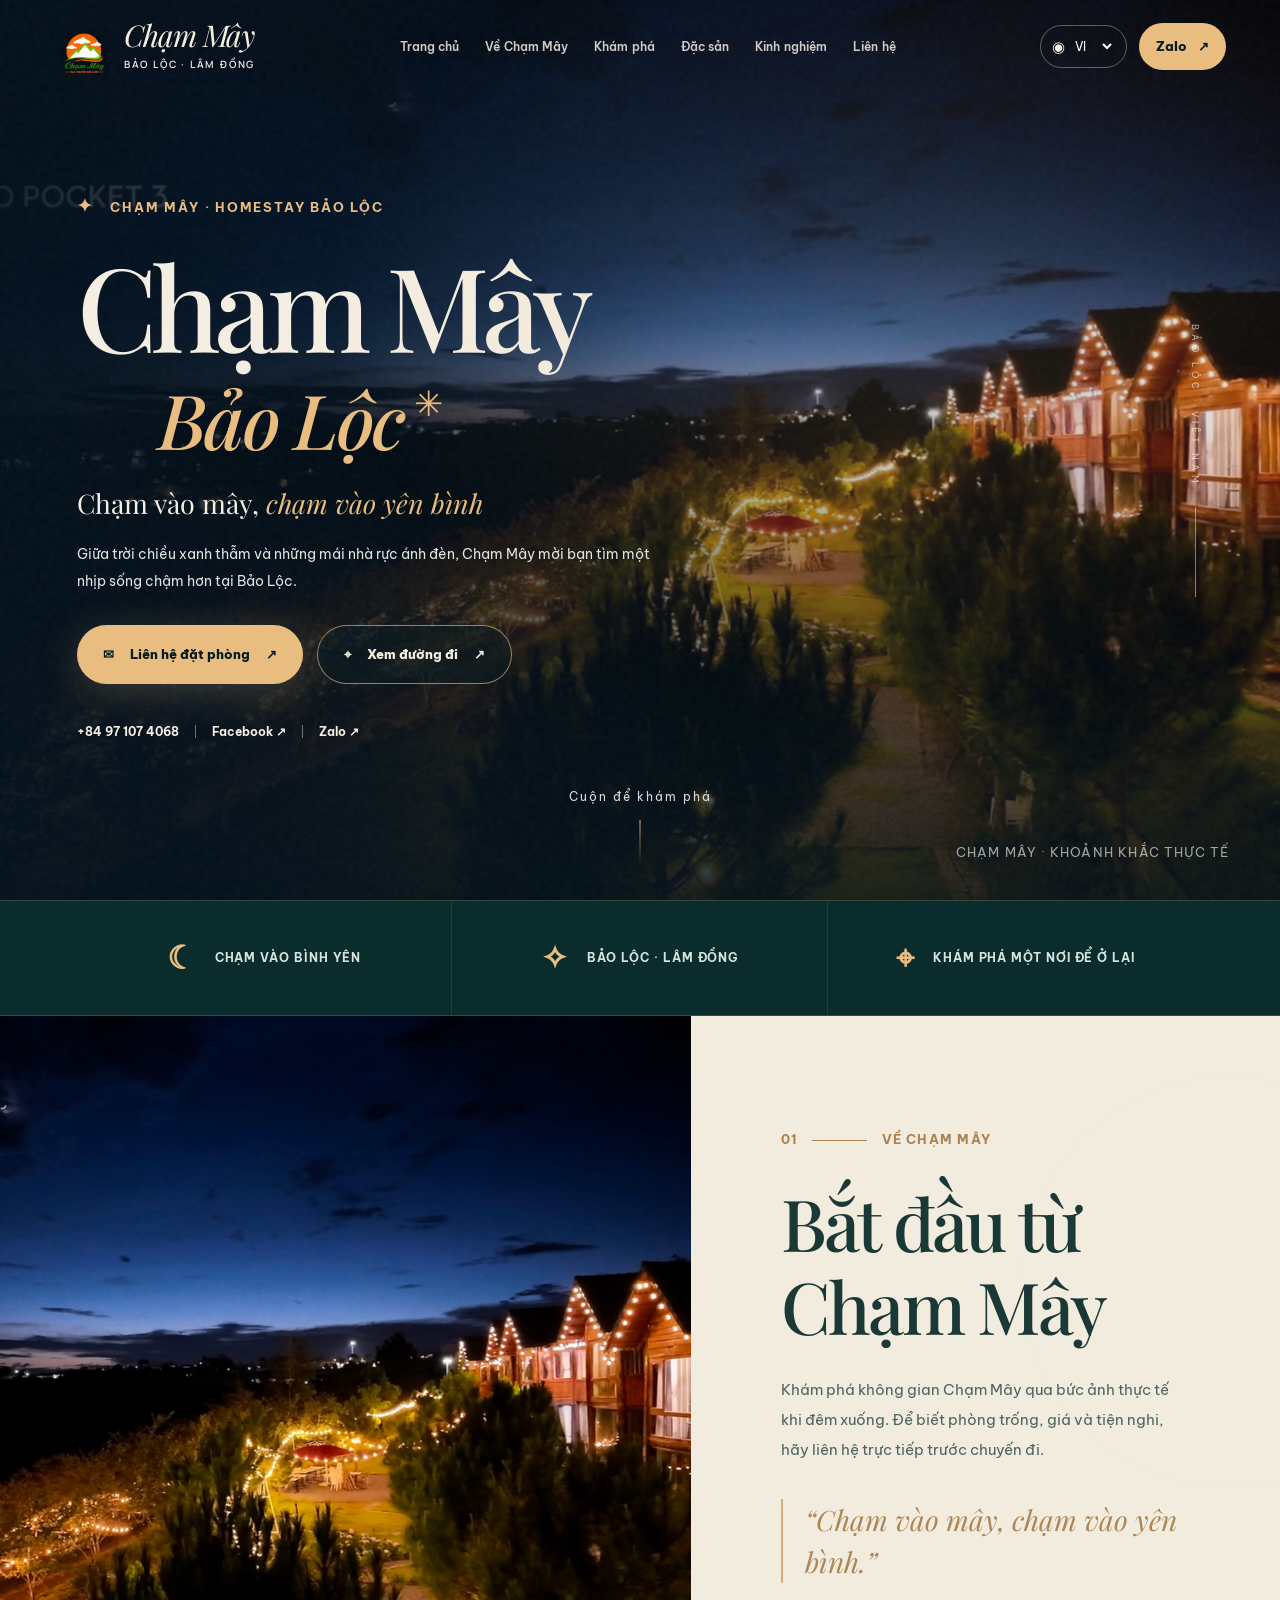
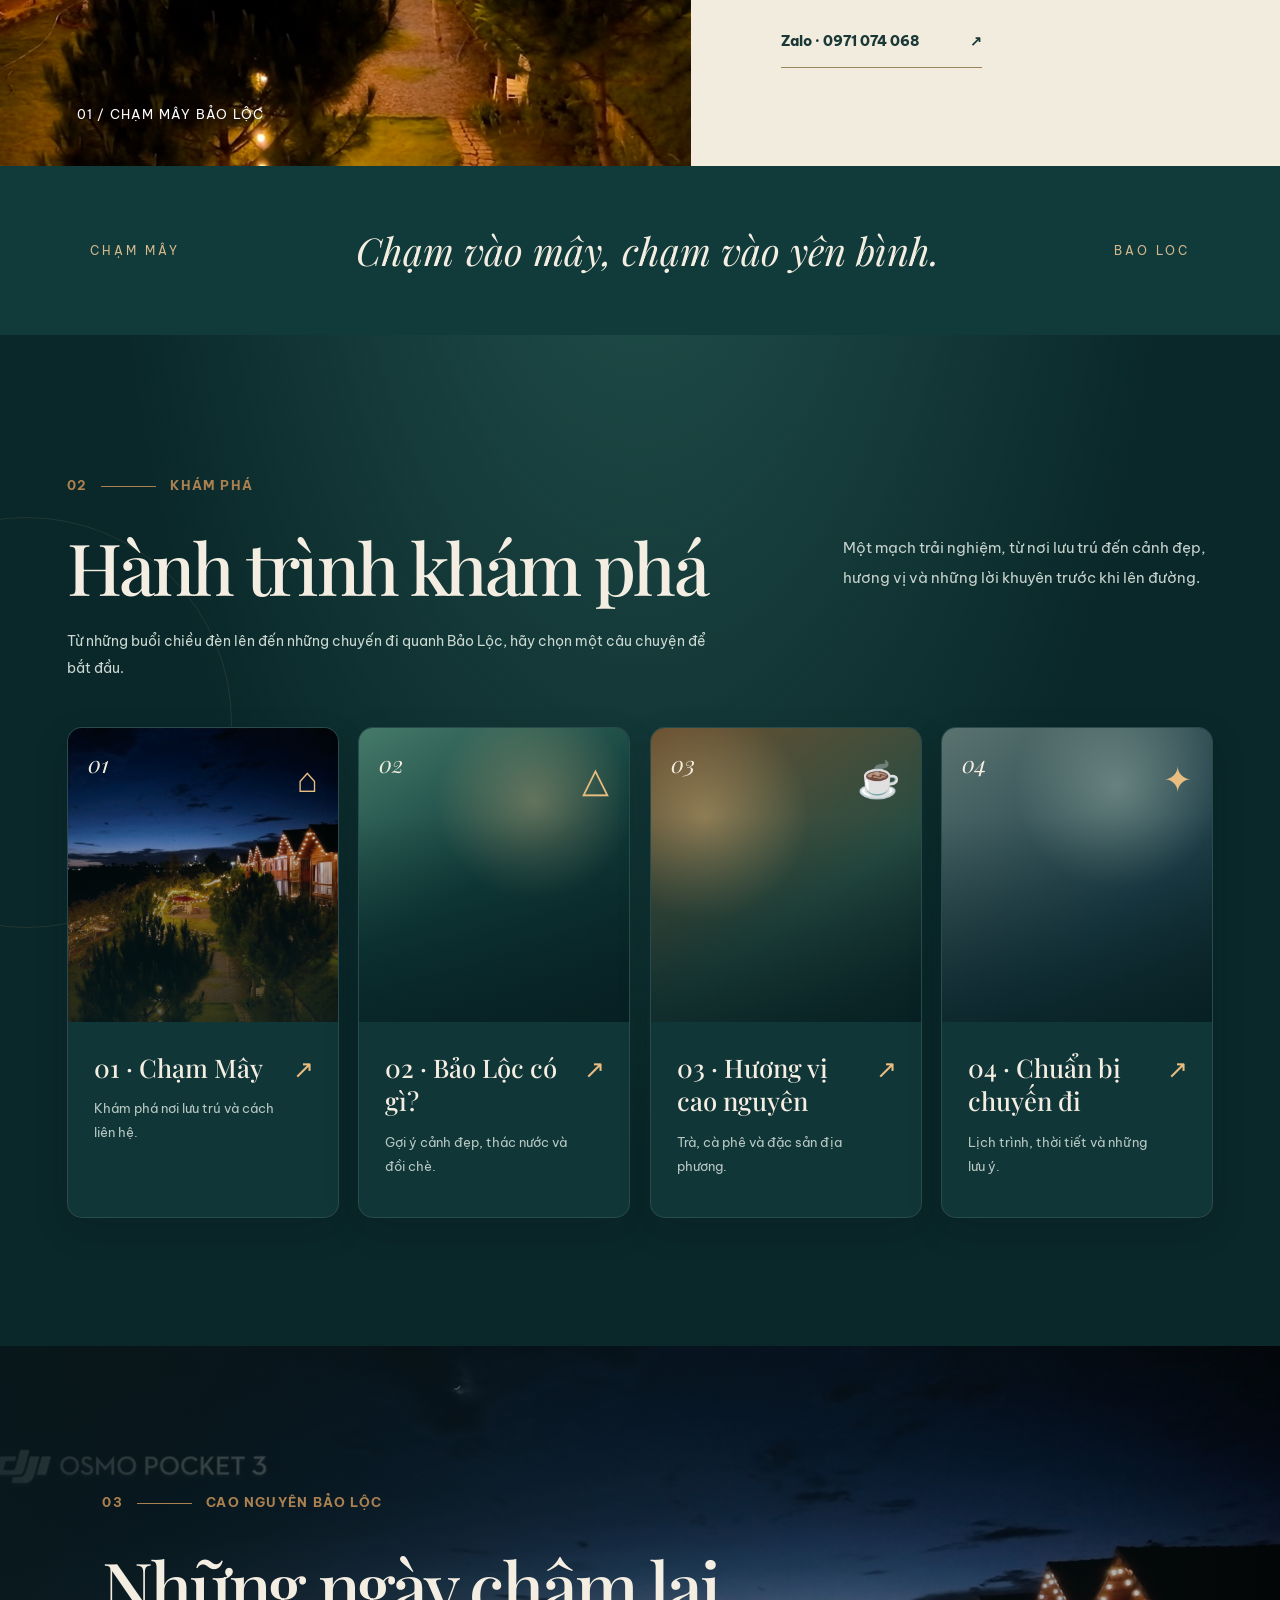
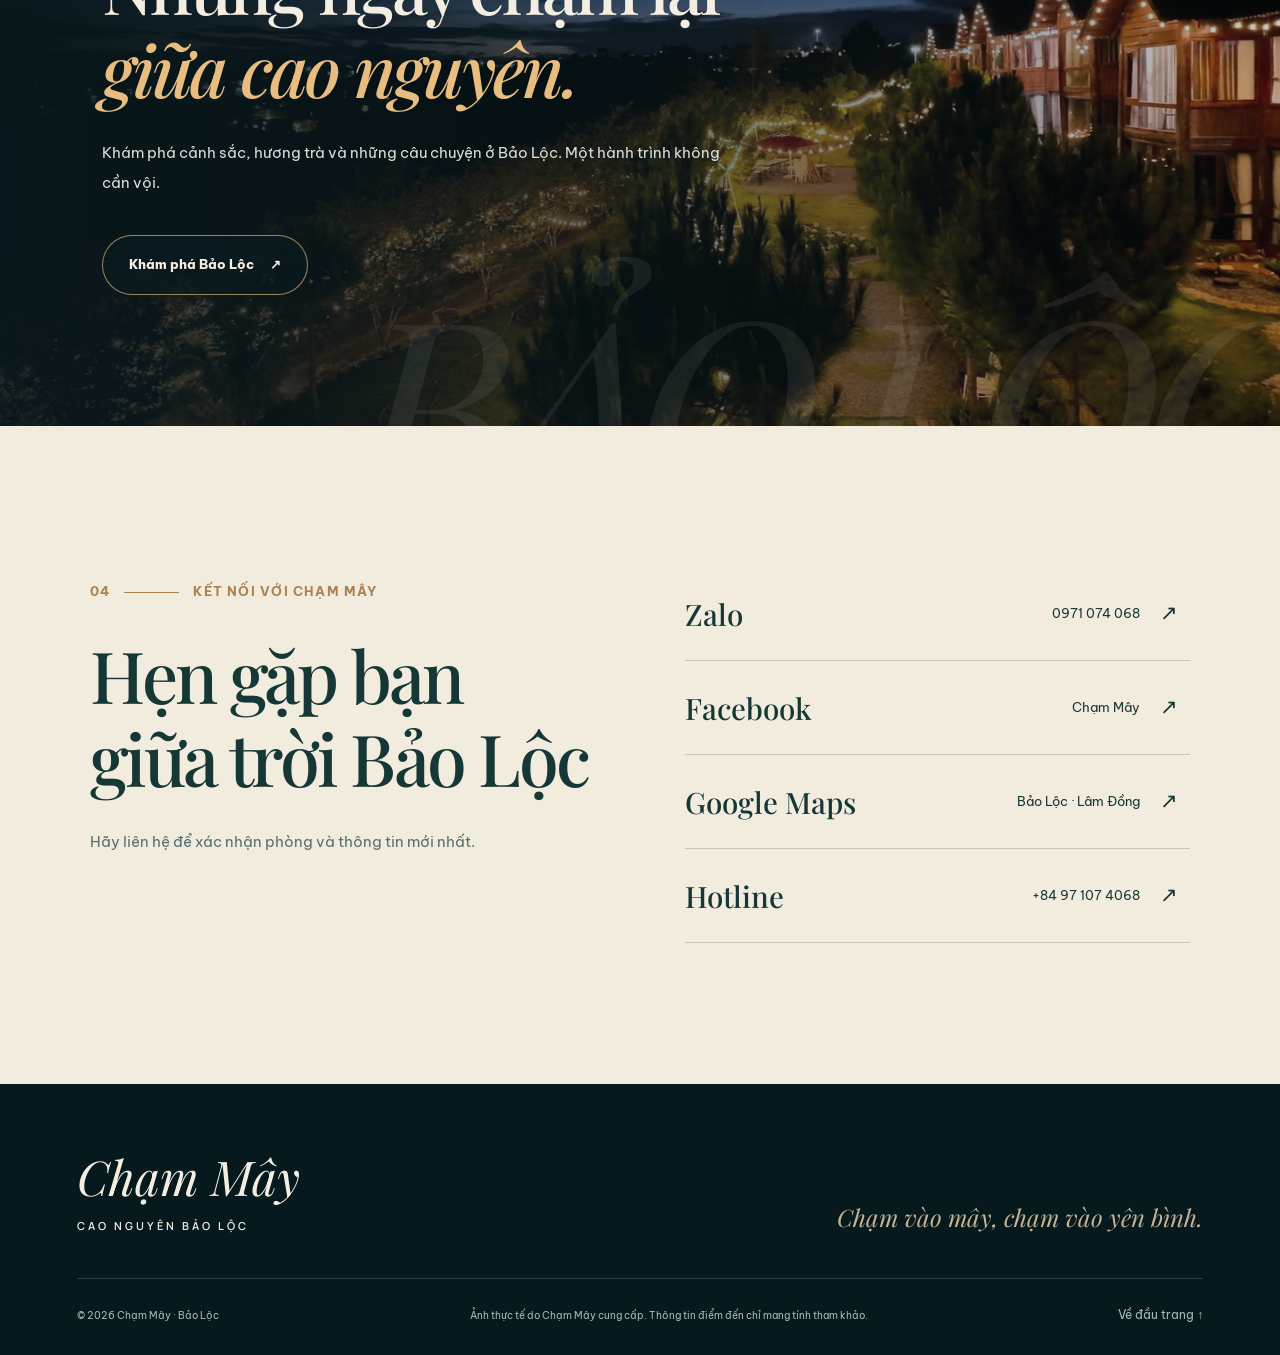
<file: index.html>
<!DOCTYPE html>

<html lang="vi"><head><meta charset="utf-8"/><meta content="width=device-width,initial-scale=1,viewport-fit=cover" name="viewport"/><meta content="#071b20" name="theme-color"/><meta content="GvYN1q4wBFWUE0IxILUatp30PlEIML89ys5nn8n5KYk" name="google-site-verification"/><title>Chạm Mây Bảo Lộc | Homestay | Chạm vào mây, chạm vào yên bình</title><meta content="Chạm Mây Bảo Lộc – Chạm vào mây, chạm vào yên bình. Khám phá không gian lưu trú giữa cao nguyên, hình ảnh thực tế, cẩm nang du lịch Bảo Lộc. Liên hệ 0971 074 068." name="description"/><meta content="index,follow,max-image-preview:large" name="robots"/><link href="https://namcchet-cloud.github.io/Chammay/" rel="canonical"/><meta content="website" property="og:type"/><meta content="Chạm Mây Bảo Lộc | Chạm vào mây, chạm vào yên bình" property="og:title"/><meta content="Chạm Mây Bảo Lộc – Không gian nghỉ dưỡng giữa cao nguyên. Khám phá hình ảnh, du lịch địa phương và liên hệ đặt phòng: 0971 074 068." property="og:description"/><meta content="https://namcchet-cloud.github.io/Chammay/assets/cham-may-social.jpg" property="og:image"/><meta content="https://namcchet-cloud.github.io/Chammay/" property="og:url"/><link href="https://fonts.googleapis.com" rel="preconnect"/><link crossorigin="" href="https://fonts.gstatic.com" rel="preconnect"/><link href="https://fonts.googleapis.com/css2?family=Be+Vietnam+Pro:wght@400;500;600;700&amp;family=Manrope:wght@400;500;600;700;800&amp;family=Playfair+Display:ital,wght@0,400;0,500;0,600;1,400;1,500&amp;display=swap" rel="stylesheet"/><link href="experience.css" rel="stylesheet"/><link href="refined-v4.css" rel="stylesheet"/><script defer="" src="translations.js"></script><script defer="" src="experience.js"></script><script type="application/ld+json">{"@context": "https://schema.org", "@graph": [{"@type": "WebSite", "name": "Chạm Mây Bảo Lộc", "url": "https://namcchet-cloud.github.io/Chammay/", "inLanguage": ["vi-VN", "en", "ru", "zh-CN"], "description": "Chạm vào mây, chạm vào yên bình. Website chính thức của Chạm Mây Bảo Lộc."}, {"@type": "LodgingBusiness", "name": "Chạm Mây", "url": "https://namcchet-cloud.github.io/Chammay/", "telephone": "+84971074068", "image": "https://namcchet-cloud.github.io/Chammay/assets/cham-may-evening-original.jpg", "hasMap": "https://maps.app.goo.gl/M32gRNtKE1VSWNkh6?g_st=ic", "sameAs": ["https://zalo.me/0971074068", "https://www.facebook.com/share/1QpdSJoNGC/?mibextid=wwXIfr"], "address": {"@type": "PostalAddress", "addressLocality": "Bảo Lộc", "addressRegion": "Lâm Đồng", "addressCountry": "VN"}, "description": "Chạm vào mây, chạm vào yên bình. Homestay tại Bảo Lộc, Lâm Đồng."}]}</script><meta content="summary_large_image" name="twitter:card"/><meta content="Chạm Mây Bảo Lộc | Chạm vào mây, chạm vào yên bình" name="twitter:title"/><meta content="Khám phá Chạm Mây Bảo Lộc và hành trình khám phá cao nguyên." name="twitter:description"/><meta content="https://namcchet-cloud.github.io/Chammay/assets/cham-may-social.jpg" name="twitter:image"/><link href="assets/cham-may-icon.png" rel="apple-touch-icon"/><link href="assets/cham-may-icon.png" rel="icon"/><link href="motion-v6.css" rel="stylesheet"/></head><body><div aria-hidden="true" class="cm-intro" id="cm-intro"><div class="cm-intro-glow"></div><div class="cm-intro-wordmark">CHẠM MÂY<span>Chạm vào mây, chạm vào yên bình.</span></div></div><div aria-hidden="true" class="reading-progress"></div><div aria-hidden="true" class="ambient-orb"></div><div aria-hidden="true" class="cursor-glow"></div><header class="header" id="top"><a aria-label="Chạm Mây - trang chủ" class="brand" href="#top"><span class="brand-mark"><img alt="" src="assets/cham-may-brand.png"/></span><span class="brand-type">Chạm Mây<small>BẢO LỘC · LÂM ĐỒNG</small></span></a><button aria-controls="siteNav" aria-expanded="false" aria-label="Mở menu" class="menu-toggle" id="menuToggle"><span></span><span></span><span></span></button><nav class="nav" id="siteNav"><a data-nav="0" href="#top"></a><a data-nav="1" href="#story"></a><a data-nav="2" href="#discover"></a><a data-nav="3" href="dac-san-bao-loc.html"></a><a data-nav="4" href="kinh-nghiem-bao-loc.html"></a><a data-nav="5" href="#contact"></a></nav><div class="header-right"><label class="language"><span>◉</span><select aria-label="Chọn ngôn ngữ" id="languageSelect"><option value="vi">VI</option><option value="en">EN</option><option value="ru">RU</option><option value="zh">中文</option></select></label><a class="header-contact" href="https://zalo.me/0971074068" rel="noopener" target="_blank">Zalo <span>↗</span></a></div></header><main><section class="hero" data-scene="0" id="home"><div aria-hidden="true" class="hero-photo"></div><div aria-hidden="true" class="hero-vignette"></div><div aria-hidden="true" class="hero-grain"></div><div class="hero-layout"><div class="hero-copy"><p class="overline enter"><span class="tiny-star">✦</span> <span data-i18n="eyebrow"></span></p><h1 class="enter">Chạm Mây<span>Bảo Lộc<span class="accent-star">✳</span></span></h1><p class="hero-sub enter">Chạm vào mây, <em>chạm vào yên bình</em></p><p class="hero-description enter" data-i18n="desc"></p><div class="hero-actions enter"><a class="button primary" href="https://zalo.me/0971074068" rel="noopener" target="_blank"><span class="button-icon">✉</span><span data-i18n="contact"></span><span>↗</span></a><a class="button ghost" href="https://maps.app.goo.gl/M32gRNtKE1VSWNkh6?g_st=ic" rel="noopener" target="_blank"><span>⌖</span><span data-i18n="map"></span><span>↗</span></a></div><div class="hero-contacts enter"><a href="tel:+84971074068">+84 97 107 4068</a><span class="sep"></span><a href="https://www.facebook.com/share/1QpdSJoNGC/?mibextid=wwXIfr" rel="noopener" target="_blank">Facebook ↗</a><span class="sep"></span><a href="https://zalo.me/0971074068" rel="noopener" target="_blank">Zalo ↗</a></div></div><div class="hero-side"><span class="vertical-label">BẢO LỘC · VIỆT NAM</span><span class="vertical-rule"></span></div></div><a class="scroll-indicator" href="#story"><span data-i18n="scroll"></span><span class="scroll-line"></span></a><span class="photo-credit">CHẠM MÂY · KHOẢNH KHẮC THỰC TẾ</span></section><section aria-label="Điểm nổi bật" class="quick-strip" data-scene="1"><div><span class="strip-icon">☾</span><span>CHẠM VÀO BÌNH YÊN</span></div><div><span class="strip-icon">✧</span><span>BẢO LỘC · LÂM ĐỒNG</span></div><div><span class="strip-icon">⌖</span><span>KHÁM PHÁ MỘT NƠI ĐỂ Ở LẠI</span></div></section><section class="story" data-motion="story" data-scene="2" id="story"><div class="story-image reveal" data-reveal="left" style="--reveal-delay:0ms"><img alt="Các căn nhà gỗ Chạm Mây lên đèn lúc chạng vạng tại Bảo Lộc" loading="lazy" src="assets/cham-may-evening-original.jpg"/><span class="image-label">01 / CHẠM MÂY BẢO LỘC</span></div><div class="story-copy reveal" data-reveal="right" style="--reveal-delay:85ms"><p class="section-eyebrow">01 <span></span> VỀ CHẠM MÂY</p><h2 data-i18n="about"></h2><p data-i18n="aboutbody"></p><div class="story-quote">“Chạm vào mây, chạm vào yên bình.”</div><a class="text-cta" href="https://zalo.me/0971074068" rel="noopener" target="_blank">Zalo · 0971 074 068 <span>↗</span></a></div></section><section class="interlude" data-motion="interlude" data-scene="3"><span>CHẠM MÂY</span><p>Chạm vào mây, chạm vào yên bình.</p><span>BAO LOC</span></section><section class="discover" data-motion="discover" data-scene="4" id="discover"><div class="discover-heading reveal" data-reveal="left" style="--reveal-delay:0ms"><div><p class="section-eyebrow">02 <span></span> KHÁM PHÁ</p><h2 data-i18n="journey"></h2></div><p data-i18n="journeybody"></p></div><p class="discover-intro reveal" data-reveal="right" style="--reveal-delay:85ms">Từ những buổi chiều đèn lên đến những chuyến đi quanh Bảo Lộc, hãy chọn một câu chuyện để bắt đầu.</p><div class="journey-cards"><a class="journey-card card-one reveal" data-reveal="up" data-tilt="" href="#story" style="--reveal-delay:170ms"><div class="card-visual visual-one"><span>01</span><span class="card-icon">⌂</span></div><div class="card-body"><h3 data-card-title="0"></h3><p data-card-desc="0"></p><span class="card-arrow">↗</span></div></a><a class="journey-card card-two reveal" data-reveal="left" data-tilt="" href="du-lich-bao-loc.html" style="--reveal-delay:255ms"><div class="card-visual visual-two"><span>02</span><span class="card-icon">△</span></div><div class="card-body"><h3 data-card-title="1"></h3><p data-card-desc="1"></p><span class="card-arrow">↗</span></div></a><a class="journey-card card-three reveal" data-reveal="right" data-tilt="" href="dac-san-bao-loc.html" style="--reveal-delay:340ms"><div class="card-visual visual-three"><span>03</span><span class="card-icon">☕</span></div><div class="card-body"><h3 data-card-title="2"></h3><p data-card-desc="2"></p><span class="card-arrow">↗</span></div></a><a class="journey-card card-four reveal" data-reveal="up" data-tilt="" href="kinh-nghiem-bao-loc.html" style="--reveal-delay:340ms"><div class="card-visual visual-four"><span>04</span><span class="card-icon">✦</span></div><div class="card-body"><h3 data-card-title="3"></h3><p data-card-desc="3"></p><span class="card-arrow">↗</span></div></a></div></section><section class="feature" data-motion="feature" data-scene="5"><div class="feature-bg"></div><span aria-hidden="true" class="feature-decor">BẢO LỘC</span><div class="feature-content reveal" data-reveal="left" style="--reveal-delay:0ms"><p class="section-eyebrow">03 <span></span> CAO NGUYÊN BẢO LỘC</p><h2>Những ngày chậm lại<br/><em>giữa cao nguyên.</em></h2><p>Khám phá cảnh sắc, hương trà và những câu chuyện ở Bảo Lộc. Một hành trình không cần vội.</p><a class="button ghost" href="du-lich-bao-loc.html">Khám phá Bảo Lộc <span>↗</span></a></div></section><section class="contact" data-motion="contact" data-scene="6" id="contact"><div class="contact-text reveal" data-reveal="left" style="--reveal-delay:0ms"><p class="section-eyebrow">04 <span></span> KẾT NỐI VỚI CHẠM MÂY</p><h2 data-i18n="cta"></h2><p data-i18n="ctadesc"></p></div><div class="contact-links reveal" data-reveal="right" style="--reveal-delay:85ms"><a href="https://zalo.me/0971074068" rel="noopener" target="_blank"><span>Zalo</span><small>0971 074 068</small><b>↗</b></a><a href="https://www.facebook.com/share/1QpdSJoNGC/?mibextid=wwXIfr" rel="noopener" target="_blank"><span>Facebook</span><small>Chạm Mây</small><b>↗</b></a><a href="https://maps.app.goo.gl/M32gRNtKE1VSWNkh6?g_st=ic" rel="noopener" target="_blank"><span>Google Maps</span><small>Bảo Lộc · Lâm Đồng</small><b>↗</b></a><a href="tel:+84971074068"><span>Hotline</span><small>+84 97 107 4068</small><b>↗</b></a></div></section></main><footer class="footer"><div class="footer-top"><a class="footer-logo" href="#top">Chạm Mây<small>CAO NGUYÊN BẢO LỘC</small></a><span>Chạm vào mây, chạm vào yên bình.</span></div><div class="footer-bottom"><small>© 2026 Chạm Mây · Bảo Lộc</small><small data-i18n="note"></small><a href="#top">Về đầu trang ↑</a></div></footer><div class="mobile-cta"><a href="https://zalo.me/0971074068" rel="noopener" target="_blank">Nhắn Zalo ↗</a><a href="tel:+84971074068">Gọi ngay ☎</a></div><script defer="True" src="motion-v6.js"></script></body></html>
</file>
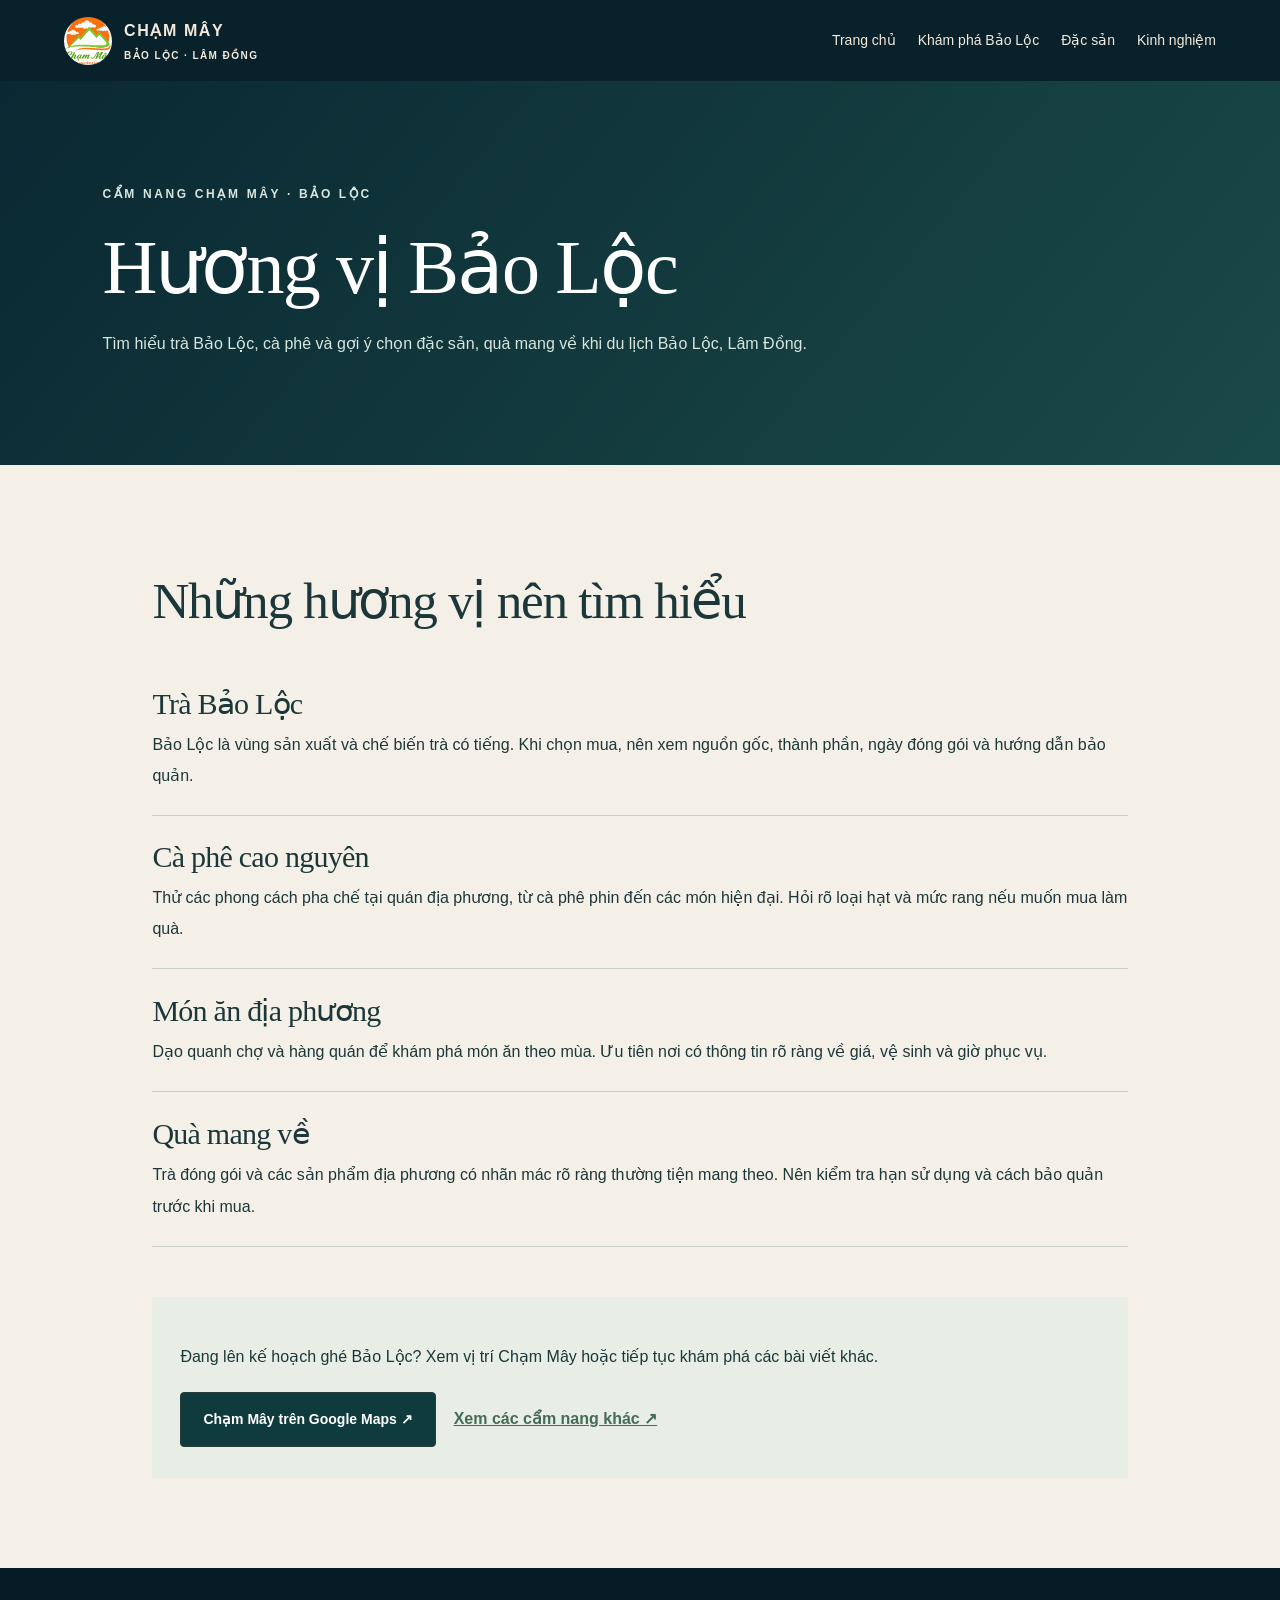
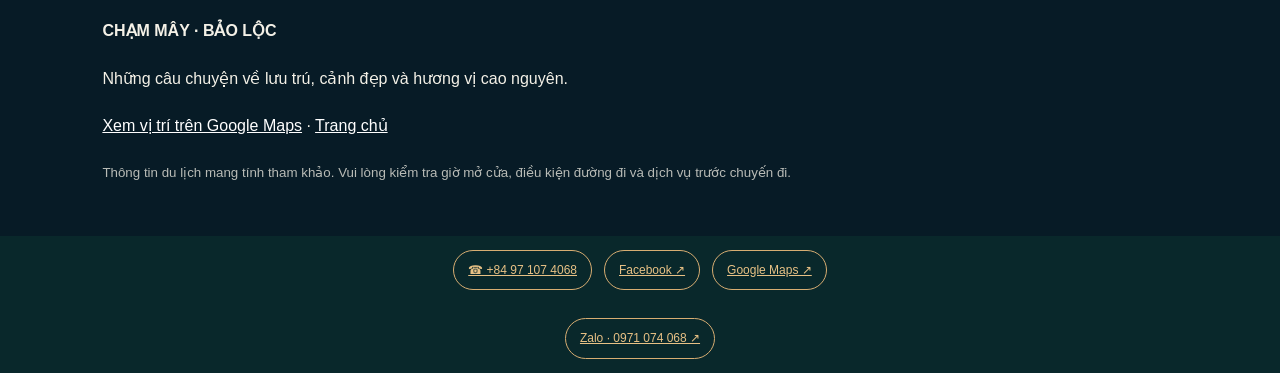
<file: dac-san-bao-loc.html>
<!DOCTYPE html>
<html lang="vi"><head><meta charset="utf-8"/><meta content="width=device-width,initial-scale=1" name="viewport"/><meta content="GvYN1q4wBFWUE0IxILUatp30PlEIML89ys5nn8n5KYk" name="google-site-verification"/><title>Đặc sản Bảo Lộc: trà, cà phê và quà địa phương | Chạm Mây</title><meta content="Tìm hiểu trà Bảo Lộc, cà phê và gợi ý chọn đặc sản, quà mang về khi du lịch Bảo Lộc, Lâm Đồng." name="description"/><meta content="index,follow,max-image-preview:large" name="robots"/><link href="https://namcchet-cloud.github.io/Chammay/dac-san-bao-loc.html" rel="canonical"/><meta content="website" property="og:type"/><meta content="vi_VN" property="og:locale"/><meta content="Đặc sản Bảo Lộc: trà, cà phê và quà địa phương | Chạm Mây" property="og:title"/><meta content="Tìm hiểu trà Bảo Lộc, cà phê và gợi ý chọn đặc sản, quà mang về khi du lịch Bảo Lộc, Lâm Đồng." property="og:description"/><meta content="https://namcchet-cloud.github.io/Chammay/dac-san-bao-loc.html" property="og:url"/><meta content="https://namcchet-cloud.github.io/Chammay/assets/bao-loc-dawn-concept.png" property="og:image"/><meta content="#f5f1e6" name="theme-color"/><link href="assets/cham-may-logo.jpg" rel="icon"/><link href="styles.css" rel="stylesheet"/><link href="seo-guide.css" rel="stylesheet"/><script type="application/ld+json">{"@context": "https://schema.org", "@type": "WebPage", "name": "Đặc sản Bảo Lộc: trà, cà phê và quà địa phương | Chạm Mây", "url": "https://namcchet-cloud.github.io/Chammay/dac-san-bao-loc.html", "description": "Tìm hiểu trà Bảo Lộc, cà phê và gợi ý chọn đặc sản, quà mang về khi du lịch Bảo Lộc, Lâm Đồng.", "inLanguage": "vi-VN", "isPartOf": {"@type": "WebSite", "name": "Chạm Mây", "url": "https://namcchet-cloud.github.io/Chammay/"}}</script><link href="subpage-v2.css" rel="stylesheet"/><link href="subpage-refined-v4.css" rel="stylesheet"/><link href="polish-v5.css" rel="stylesheet"/><script defer="True" src="polish-v5.js"></script></head><body><header class="guide-header"><a class="guide-brand" href="index.html"><img alt="Logo Chạm Mây" src="assets/cham-may-logo.jpg"/><span>CHẠM MÂY<small>BẢO LỘC · LÂM ĐỒNG</small></span></a><nav aria-label="Điều hướng"><a href="index.html">Trang chủ</a><a href="du-lich-bao-loc.html">Khám phá Bảo Lộc</a><a href="dac-san-bao-loc.html">Đặc sản</a><a href="kinh-nghiem-bao-loc.html">Kinh nghiệm</a></nav></header><main><section class="guide-article-hero"><p class="guide-eyebrow">CẨM NANG CHẠM MÂY · BẢO LỘC</p><h1>Hương vị Bảo Lộc</h1><p>Tìm hiểu trà Bảo Lộc, cà phê và gợi ý chọn đặc sản, quà mang về khi du lịch Bảo Lộc, Lâm Đồng.</p></section><section class="guide-section guide-article"><h2>Những hương vị nên tìm hiểu</h2><article class="guide-info"><h3>Trà Bảo Lộc</h3><p>Bảo Lộc là vùng sản xuất và chế biến trà có tiếng. Khi chọn mua, nên xem nguồn gốc, thành phần, ngày đóng gói và hướng dẫn bảo quản.</p></article><article class="guide-info"><h3>Cà phê cao nguyên</h3><p>Thử các phong cách pha chế tại quán địa phương, từ cà phê phin đến các món hiện đại. Hỏi rõ loại hạt và mức rang nếu muốn mua làm quà.</p></article><article class="guide-info"><h3>Món ăn địa phương</h3><p>Dạo quanh chợ và hàng quán để khám phá món ăn theo mùa. Ưu tiên nơi có thông tin rõ ràng về giá, vệ sinh và giờ phục vụ.</p></article><article class="guide-info"><h3>Quà mang về</h3><p>Trà đóng gói và các sản phẩm địa phương có nhãn mác rõ ràng thường tiện mang theo. Nên kiểm tra hạn sử dụng và cách bảo quản trước khi mua.</p></article><div class="guide-next"><p>Đang lên kế hoạch ghé Bảo Lộc? Xem vị trí Chạm Mây hoặc tiếp tục khám phá các bài viết khác.</p><a class="guide-button dark" href="https://maps.app.goo.gl/M32gRNtKE1VSWNkh6?g_st=ic" rel="noopener noreferrer" target="_blank">Chạm Mây trên Google Maps ↗</a><a class="guide-text-link" href="index.html#discover">Xem các cẩm nang khác ↗</a></div></section></main><footer class="guide-footer"><b>CHẠM MÂY · BẢO LỘC</b><p>Những câu chuyện về lưu trú, cảnh đẹp và hương vị cao nguyên.</p><p><a href="https://maps.app.goo.gl/M32gRNtKE1VSWNkh6?g_st=ic" rel="noopener noreferrer" target="_blank">Xem vị trí trên Google Maps</a> · <a href="index.html">Trang chủ</a></p><small>Thông tin du lịch mang tính tham khảo. Vui lòng kiểm tra giờ mở cửa, điều kiện đường đi và dịch vụ trước chuyến đi.</small></footer><div class="sub-contact"><a href="tel:+84971074068">☎ +84 97 107 4068</a><a href="https://www.facebook.com/share/1QpdSJoNGC/?mibextid=wwXIfr" rel="noopener" target="_blank">Facebook ↗</a><a href="https://maps.app.goo.gl/M32gRNtKE1VSWNkh6?g_st=ic" rel="noopener" target="_blank">Google Maps ↗</a></div><div class="sub-contact"><a href="https://zalo.me/0971074068" rel="noopener" target="_blank">Zalo · 0971 074 068 ↗</a></div></body></html>
</file>
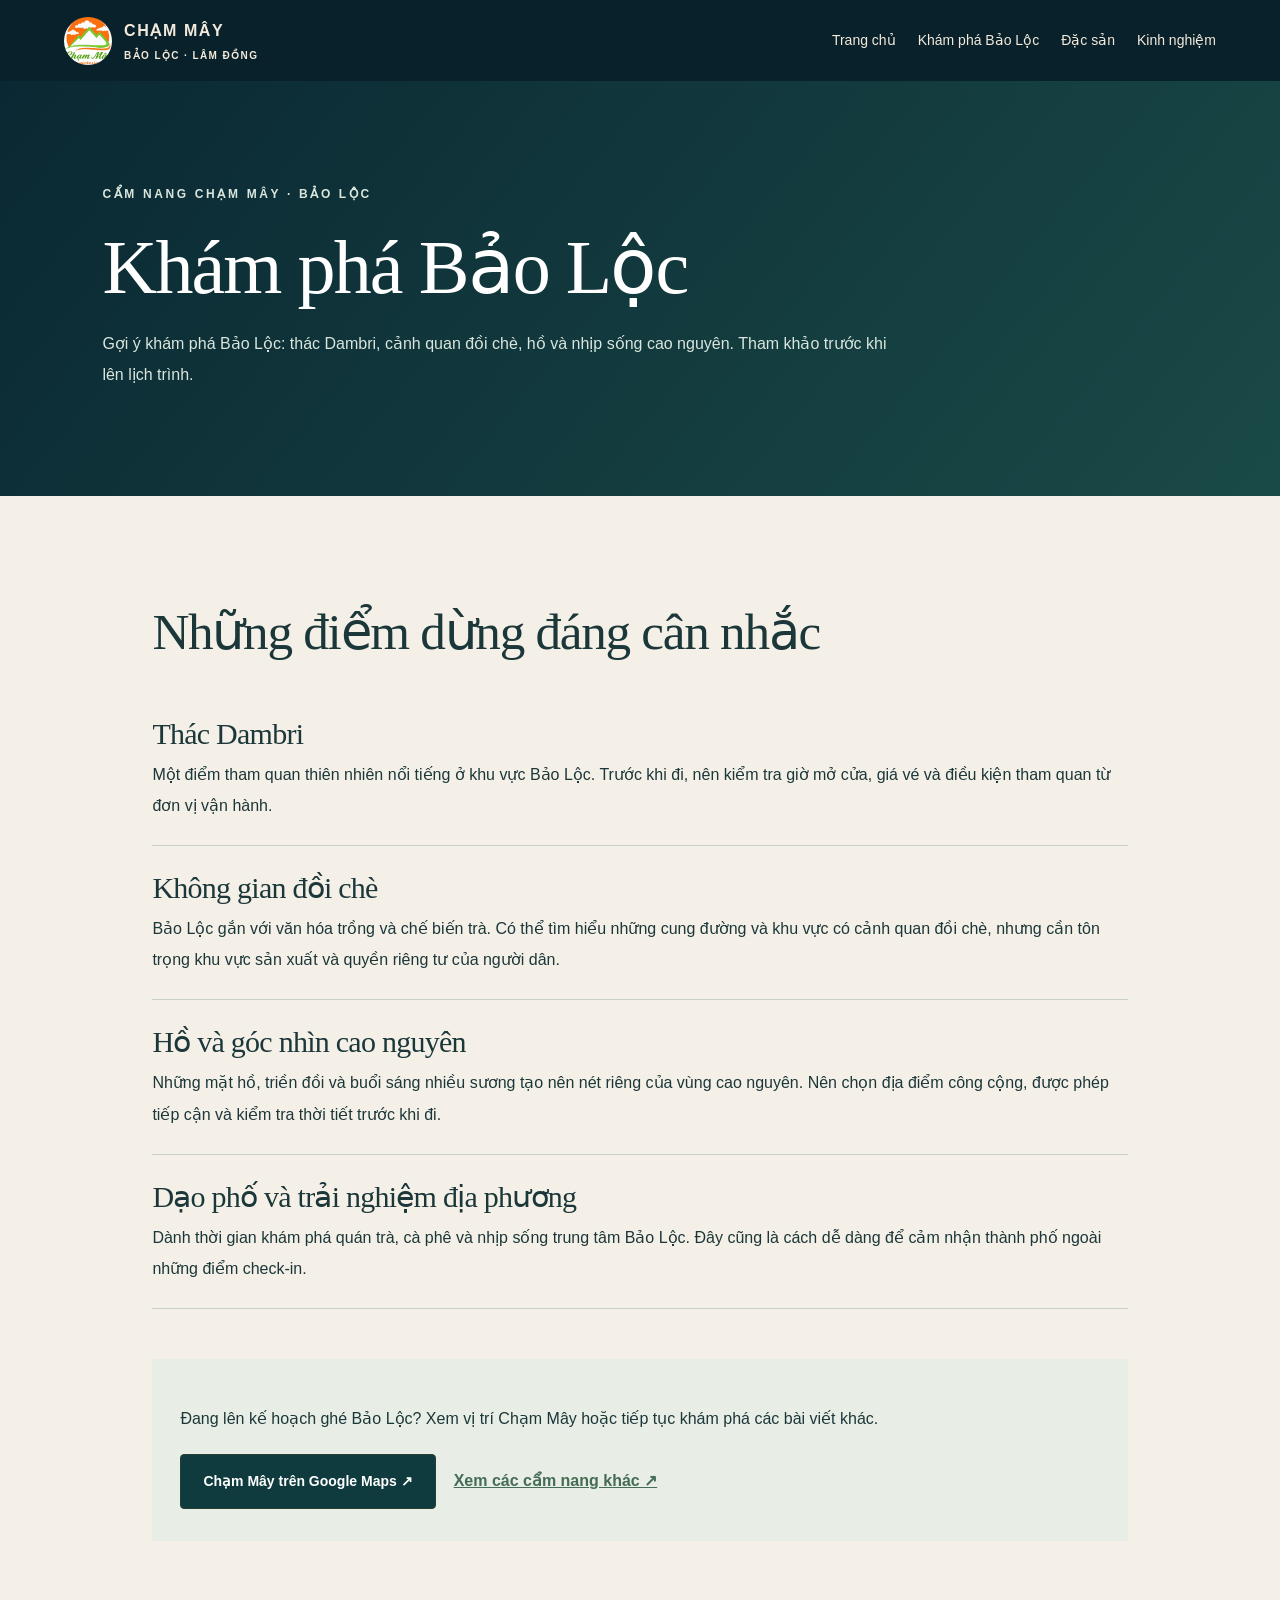
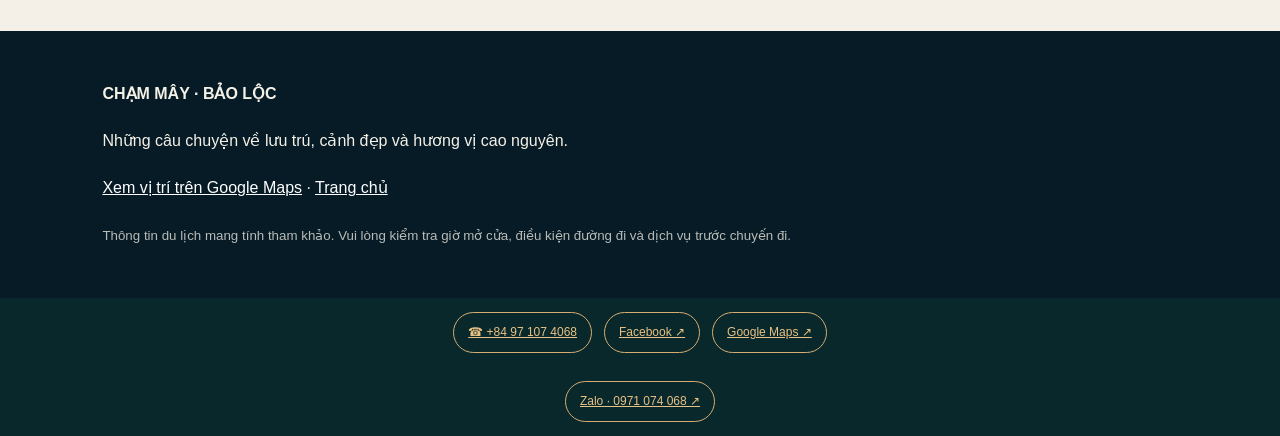
<file: du-lich-bao-loc.html>
<!DOCTYPE html>
<html lang="vi"><head><meta charset="utf-8"/><meta content="width=device-width,initial-scale=1" name="viewport"/><meta content="GvYN1q4wBFWUE0IxILUatp30PlEIML89ys5nn8n5KYk" name="google-site-verification"/><title>Du lịch Bảo Lộc: điểm tham quan và trải nghiệm | Chạm Mây</title><meta content="Gợi ý khám phá Bảo Lộc: thác Dambri, cảnh quan đồi chè, hồ và nhịp sống cao nguyên. Tham khảo trước khi lên lịch trình." name="description"/><meta content="index,follow,max-image-preview:large" name="robots"/><link href="https://namcchet-cloud.github.io/Chammay/du-lich-bao-loc.html" rel="canonical"/><meta content="website" property="og:type"/><meta content="vi_VN" property="og:locale"/><meta content="Du lịch Bảo Lộc: điểm tham quan và trải nghiệm | Chạm Mây" property="og:title"/><meta content="Gợi ý khám phá Bảo Lộc: thác Dambri, cảnh quan đồi chè, hồ và nhịp sống cao nguyên. Tham khảo trước khi lên lịch trình." property="og:description"/><meta content="https://namcchet-cloud.github.io/Chammay/du-lich-bao-loc.html" property="og:url"/><meta content="https://namcchet-cloud.github.io/Chammay/assets/bao-loc-dawn-concept.png" property="og:image"/><meta content="#f5f1e6" name="theme-color"/><link href="assets/cham-may-logo.jpg" rel="icon"/><link href="styles.css" rel="stylesheet"/><link href="seo-guide.css" rel="stylesheet"/><script type="application/ld+json">{"@context": "https://schema.org", "@type": "WebPage", "name": "Du lịch Bảo Lộc: điểm tham quan và trải nghiệm | Chạm Mây", "url": "https://namcchet-cloud.github.io/Chammay/du-lich-bao-loc.html", "description": "Gợi ý khám phá Bảo Lộc: thác Dambri, cảnh quan đồi chè, hồ và nhịp sống cao nguyên. Tham khảo trước khi lên lịch trình.", "inLanguage": "vi-VN", "isPartOf": {"@type": "WebSite", "name": "Chạm Mây", "url": "https://namcchet-cloud.github.io/Chammay/"}}</script><link href="subpage-v2.css" rel="stylesheet"/><link href="subpage-refined-v4.css" rel="stylesheet"/><link href="polish-v5.css" rel="stylesheet"/><script defer="True" src="polish-v5.js"></script></head><body><header class="guide-header"><a class="guide-brand" href="index.html"><img alt="Logo Chạm Mây" src="assets/cham-may-logo.jpg"/><span>CHẠM MÂY<small>BẢO LỘC · LÂM ĐỒNG</small></span></a><nav aria-label="Điều hướng"><a href="index.html">Trang chủ</a><a href="du-lich-bao-loc.html">Khám phá Bảo Lộc</a><a href="dac-san-bao-loc.html">Đặc sản</a><a href="kinh-nghiem-bao-loc.html">Kinh nghiệm</a></nav></header><main><section class="guide-article-hero"><p class="guide-eyebrow">CẨM NANG CHẠM MÂY · BẢO LỘC</p><h1>Khám phá Bảo Lộc</h1><p>Gợi ý khám phá Bảo Lộc: thác Dambri, cảnh quan đồi chè, hồ và nhịp sống cao nguyên. Tham khảo trước khi lên lịch trình.</p></section><section class="guide-section guide-article"><h2>Những điểm dừng đáng cân nhắc</h2><article class="guide-info"><h3>Thác Dambri</h3><p>Một điểm tham quan thiên nhiên nổi tiếng ở khu vực Bảo Lộc. Trước khi đi, nên kiểm tra giờ mở cửa, giá vé và điều kiện tham quan từ đơn vị vận hành.</p></article><article class="guide-info"><h3>Không gian đồi chè</h3><p>Bảo Lộc gắn với văn hóa trồng và chế biến trà. Có thể tìm hiểu những cung đường và khu vực có cảnh quan đồi chè, nhưng cần tôn trọng khu vực sản xuất và quyền riêng tư của người dân.</p></article><article class="guide-info"><h3>Hồ và góc nhìn cao nguyên</h3><p>Những mặt hồ, triền đồi và buổi sáng nhiều sương tạo nên nét riêng của vùng cao nguyên. Nên chọn địa điểm công cộng, được phép tiếp cận và kiểm tra thời tiết trước khi đi.</p></article><article class="guide-info"><h3>Dạo phố và trải nghiệm địa phương</h3><p>Dành thời gian khám phá quán trà, cà phê và nhịp sống trung tâm Bảo Lộc. Đây cũng là cách dễ dàng để cảm nhận thành phố ngoài những điểm check-in.</p></article><div class="guide-next"><p>Đang lên kế hoạch ghé Bảo Lộc? Xem vị trí Chạm Mây hoặc tiếp tục khám phá các bài viết khác.</p><a class="guide-button dark" href="https://maps.app.goo.gl/M32gRNtKE1VSWNkh6?g_st=ic" rel="noopener noreferrer" target="_blank">Chạm Mây trên Google Maps ↗</a><a class="guide-text-link" href="index.html#discover">Xem các cẩm nang khác ↗</a></div></section></main><footer class="guide-footer"><b>CHẠM MÂY · BẢO LỘC</b><p>Những câu chuyện về lưu trú, cảnh đẹp và hương vị cao nguyên.</p><p><a href="https://maps.app.goo.gl/M32gRNtKE1VSWNkh6?g_st=ic" rel="noopener noreferrer" target="_blank">Xem vị trí trên Google Maps</a> · <a href="index.html">Trang chủ</a></p><small>Thông tin du lịch mang tính tham khảo. Vui lòng kiểm tra giờ mở cửa, điều kiện đường đi và dịch vụ trước chuyến đi.</small></footer><div class="sub-contact"><a href="tel:+84971074068">☎ +84 97 107 4068</a><a href="https://www.facebook.com/share/1QpdSJoNGC/?mibextid=wwXIfr" rel="noopener" target="_blank">Facebook ↗</a><a href="https://maps.app.goo.gl/M32gRNtKE1VSWNkh6?g_st=ic" rel="noopener" target="_blank">Google Maps ↗</a></div><div class="sub-contact"><a href="https://zalo.me/0971074068" rel="noopener" target="_blank">Zalo · 0971 074 068 ↗</a></div></body></html>
</file>
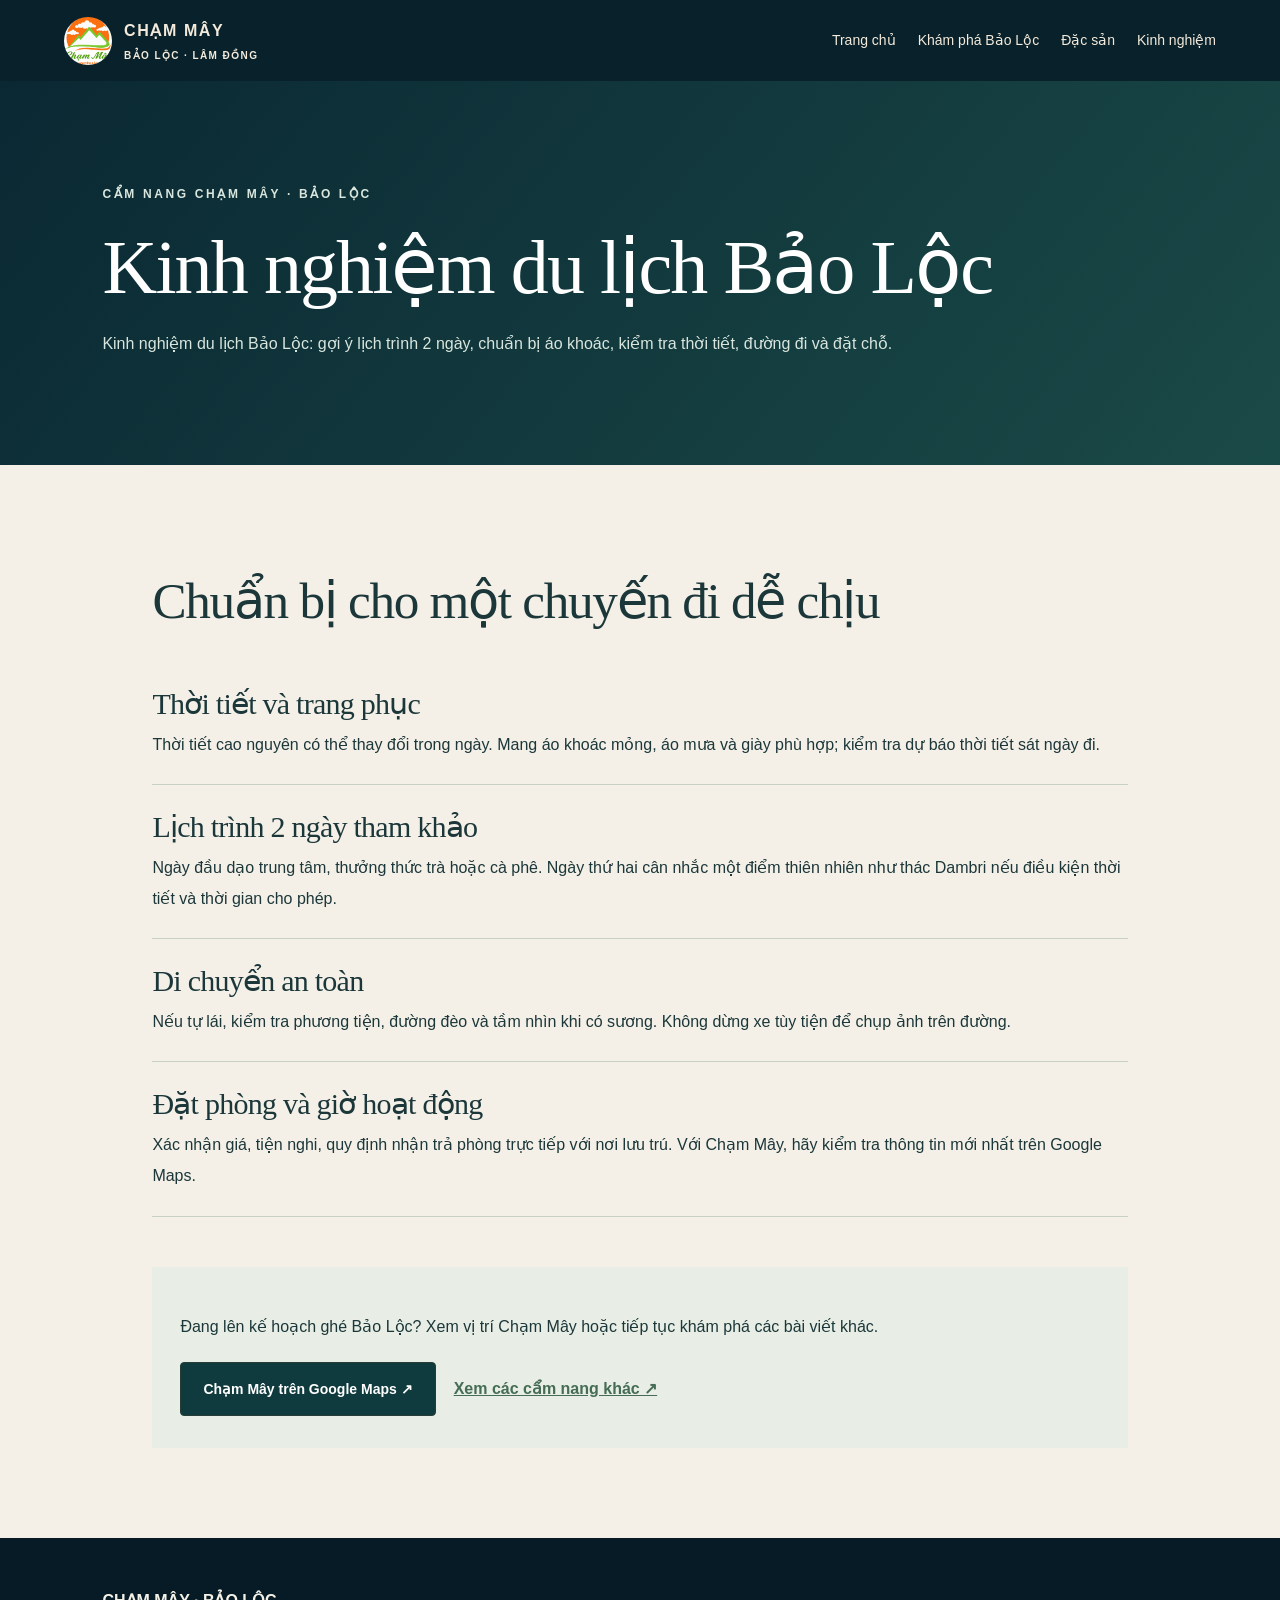
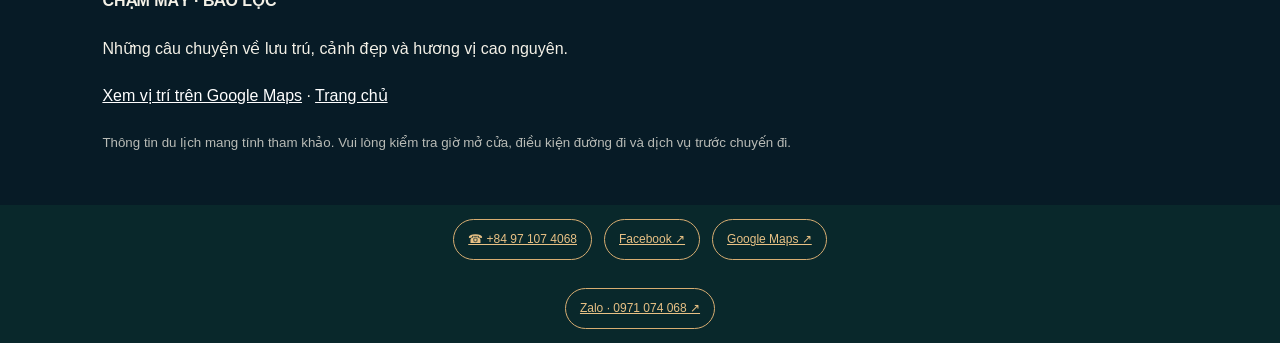
<file: kinh-nghiem-bao-loc.html>
<!DOCTYPE html>
<html lang="vi"><head><meta charset="utf-8"/><meta content="width=device-width,initial-scale=1" name="viewport"/><meta content="GvYN1q4wBFWUE0IxILUatp30PlEIML89ys5nn8n5KYk" name="google-site-verification"/><title>Kinh nghiệm du lịch Bảo Lộc: lịch trình, thời tiết | Chạm Mây</title><meta content="Kinh nghiệm du lịch Bảo Lộc: gợi ý lịch trình 2 ngày, chuẩn bị áo khoác, kiểm tra thời tiết, đường đi và đặt chỗ." name="description"/><meta content="index,follow,max-image-preview:large" name="robots"/><link href="https://namcchet-cloud.github.io/Chammay/kinh-nghiem-bao-loc.html" rel="canonical"/><meta content="website" property="og:type"/><meta content="vi_VN" property="og:locale"/><meta content="Kinh nghiệm du lịch Bảo Lộc: lịch trình, thời tiết | Chạm Mây" property="og:title"/><meta content="Kinh nghiệm du lịch Bảo Lộc: gợi ý lịch trình 2 ngày, chuẩn bị áo khoác, kiểm tra thời tiết, đường đi và đặt chỗ." property="og:description"/><meta content="https://namcchet-cloud.github.io/Chammay/kinh-nghiem-bao-loc.html" property="og:url"/><meta content="https://namcchet-cloud.github.io/Chammay/assets/bao-loc-dawn-concept.png" property="og:image"/><meta content="#f5f1e6" name="theme-color"/><link href="assets/cham-may-logo.jpg" rel="icon"/><link href="styles.css" rel="stylesheet"/><link href="seo-guide.css" rel="stylesheet"/><script type="application/ld+json">{"@context": "https://schema.org", "@type": "WebPage", "name": "Kinh nghiệm du lịch Bảo Lộc: lịch trình, thời tiết | Chạm Mây", "url": "https://namcchet-cloud.github.io/Chammay/kinh-nghiem-bao-loc.html", "description": "Kinh nghiệm du lịch Bảo Lộc: gợi ý lịch trình 2 ngày, chuẩn bị áo khoác, kiểm tra thời tiết, đường đi và đặt chỗ.", "inLanguage": "vi-VN", "isPartOf": {"@type": "WebSite", "name": "Chạm Mây", "url": "https://namcchet-cloud.github.io/Chammay/"}}</script><link href="subpage-v2.css" rel="stylesheet"/><link href="subpage-refined-v4.css" rel="stylesheet"/><link href="polish-v5.css" rel="stylesheet"/><script defer="True" src="polish-v5.js"></script></head><body><header class="guide-header"><a class="guide-brand" href="index.html"><img alt="Logo Chạm Mây" src="assets/cham-may-logo.jpg"/><span>CHẠM MÂY<small>BẢO LỘC · LÂM ĐỒNG</small></span></a><nav aria-label="Điều hướng"><a href="index.html">Trang chủ</a><a href="du-lich-bao-loc.html">Khám phá Bảo Lộc</a><a href="dac-san-bao-loc.html">Đặc sản</a><a href="kinh-nghiem-bao-loc.html">Kinh nghiệm</a></nav></header><main><section class="guide-article-hero"><p class="guide-eyebrow">CẨM NANG CHẠM MÂY · BẢO LỘC</p><h1>Kinh nghiệm du lịch Bảo Lộc</h1><p>Kinh nghiệm du lịch Bảo Lộc: gợi ý lịch trình 2 ngày, chuẩn bị áo khoác, kiểm tra thời tiết, đường đi và đặt chỗ.</p></section><section class="guide-section guide-article"><h2>Chuẩn bị cho một chuyến đi dễ chịu</h2><article class="guide-info"><h3>Thời tiết và trang phục</h3><p>Thời tiết cao nguyên có thể thay đổi trong ngày. Mang áo khoác mỏng, áo mưa và giày phù hợp; kiểm tra dự báo thời tiết sát ngày đi.</p></article><article class="guide-info"><h3>Lịch trình 2 ngày tham khảo</h3><p>Ngày đầu dạo trung tâm, thưởng thức trà hoặc cà phê. Ngày thứ hai cân nhắc một điểm thiên nhiên như thác Dambri nếu điều kiện thời tiết và thời gian cho phép.</p></article><article class="guide-info"><h3>Di chuyển an toàn</h3><p>Nếu tự lái, kiểm tra phương tiện, đường đèo và tầm nhìn khi có sương. Không dừng xe tùy tiện để chụp ảnh trên đường.</p></article><article class="guide-info"><h3>Đặt phòng và giờ hoạt động</h3><p>Xác nhận giá, tiện nghi, quy định nhận trả phòng trực tiếp với nơi lưu trú. Với Chạm Mây, hãy kiểm tra thông tin mới nhất trên Google Maps.</p></article><div class="guide-next"><p>Đang lên kế hoạch ghé Bảo Lộc? Xem vị trí Chạm Mây hoặc tiếp tục khám phá các bài viết khác.</p><a class="guide-button dark" href="https://maps.app.goo.gl/M32gRNtKE1VSWNkh6?g_st=ic" rel="noopener noreferrer" target="_blank">Chạm Mây trên Google Maps ↗</a><a class="guide-text-link" href="index.html#discover">Xem các cẩm nang khác ↗</a></div></section></main><footer class="guide-footer"><b>CHẠM MÂY · BẢO LỘC</b><p>Những câu chuyện về lưu trú, cảnh đẹp và hương vị cao nguyên.</p><p><a href="https://maps.app.goo.gl/M32gRNtKE1VSWNkh6?g_st=ic" rel="noopener noreferrer" target="_blank">Xem vị trí trên Google Maps</a> · <a href="index.html">Trang chủ</a></p><small>Thông tin du lịch mang tính tham khảo. Vui lòng kiểm tra giờ mở cửa, điều kiện đường đi và dịch vụ trước chuyến đi.</small></footer><div class="sub-contact"><a href="tel:+84971074068">☎ +84 97 107 4068</a><a href="https://www.facebook.com/share/1QpdSJoNGC/?mibextid=wwXIfr" rel="noopener" target="_blank">Facebook ↗</a><a href="https://maps.app.goo.gl/M32gRNtKE1VSWNkh6?g_st=ic" rel="noopener" target="_blank">Google Maps ↗</a></div><div class="sub-contact"><a href="https://zalo.me/0971074068" rel="noopener" target="_blank">Zalo · 0971 074 068 ↗</a></div></body></html>
</file>
<file: experience.css>
:root{--ink:#071b20;--deep:#09282b;--green:#123b39;--gold:#e4b879;--cream:#f4eee2;--white:#fffaf1;--muted:#b8c5c1}*{box-sizing:border-box}html{scroll-behavior:smooth;scroll-padding-top:80px}body{margin:0;background:var(--ink);color:var(--cream);font-family:'Manrope','Be Vietnam Pro',sans-serif;-webkit-font-smoothing:antialiased}a{color:inherit;text-decoration:none}button,select{font:inherit}::selection{background:var(--gold);color:var(--ink)}.reading-progress{position:fixed;z-index:100;top:0;left:0;height:2px;width:0;background:var(--gold);box-shadow:0 0 15px var(--gold)}.header{position:absolute;top:0;left:0;right:0;z-index:30;display:flex;align-items:center;justify-content:space-between;gap:25px;padding:20px clamp(22px,4.4vw,90px);transition:background .4s,padding .4s;min-height:92px}.header.scrolled{position:fixed;background:rgba(5,22,27,.92);backdrop-filter:blur(22px);padding-top:10px;padding-bottom:10px;border-bottom:1px solid #ffffff15}.brand{display:flex;align-items:center;gap:12px;flex-shrink:0}.brand-mark{height:52px;width:58px;display:grid;place-items:center;overflow:hidden}.brand-mark img{height:64px;width:64px;object-fit:contain;filter:drop-shadow(0 2px 6px #0008)}.brand-type{font:italic 30px/1 'Playfair Display',serif;white-space:nowrap}.brand-type small{display:block;font:600 8px/1.8 'Manrope',sans-serif;letter-spacing:2.6px;margin-top:5px}.nav{display:flex;align-items:center;gap:clamp(12px,2vw,35px)}.nav a{font-size:12px;font-weight:600;opacity:.85;position:relative;white-space:nowrap;transition:color .25s,opacity .25s}.nav a:after{content:'';position:absolute;bottom:-9px;left:0;right:100%;height:1px;background:var(--gold);transition:right .3s}.nav a:hover{color:var(--gold);opacity:1}.nav a:hover:after{right:0}.header-right{display:flex;gap:12px;align-items:center}.language{display:flex;align-items:center;gap:6px;border:1px solid #ffffff55;border-radius:30px;padding:7px 11px}.language select{border:0;background:transparent;color:white;outline:0;cursor:pointer;font-size:12px}.language option{color:#111}.header-contact{font-size:12px;background:var(--gold);color:var(--ink);padding:12px 17px;border-radius:25px;font-weight:800;white-space:nowrap}.header-contact span{margin-left:8px}.menu-toggle{display:none}.hero{position:relative;min-height:min(850px,100svh);height:100svh;max-height:1100px;overflow:hidden;isolation:isolate}.hero-photo,.hero-vignette,.hero-grain{position:absolute;inset:0}.hero-photo{z-index:-3;background:url('assets/cham-may-evening-original.jpg') 60% 49%/cover no-repeat;transform:scale(1.055);animation:heroZoom 20s ease-out both}.hero-vignette{z-index:-2;background:linear-gradient(90deg,rgba(2,14,22,.94) 0%,rgba(3,19,27,.82) 26%,rgba(3,18,24,.33) 57%,rgba(2,13,21,.1) 100%),linear-gradient(0deg,rgba(5,25,29,.92),transparent 31%,transparent 75%,rgba(3,12,23,.4))}.hero-grain{z-index:-1;opacity:.18;background-image:url("data:image/svg+xml,%3Csvg viewBox='0 0 180 180' xmlns='http://www.w3.org/2000/svg'%3E%3Cfilter id='n'%3E%3CfeTurbulence type='fractalNoise' baseFrequency='.8' numOctaves='3' stitchTiles='stitch'/%3E%3C/filter%3E%3Crect width='100%25' height='100%25' filter='url(%23n)' opacity='.23'/%3E%3C/svg%3E")}.hero-layout{height:100%;display:flex;align-items:center;justify-content:space-between;padding:110px clamp(25px,7vw,150px) 90px}.hero-copy{max-width:740px}.overline,.section-eyebrow{font-size:11px;letter-spacing:3.4px;font-weight:800;color:var(--gold);text-transform:uppercase}.tiny-star{font-size:18px;margin-right:12px}.hero h1{font:500 clamp(72px,10vw,166px)/.94 'Playfair Display',serif;letter-spacing:-.055em;margin:22px 0 26px;text-shadow:0 8px 40px #0005}.hero h1>span{display:block;font-style:italic;font-size:.65em;color:var(--gold);letter-spacing:-.035em;margin:12px 0 0 14%;white-space:nowrap}.accent-star{font:35px 'Manrope';vertical-align:top;margin-left:12px}.hero-sub{font:400 clamp(19px,2vw,27px)/1.55 'Playfair Display',serif;max-width:570px;margin:0 0 18px}.hero-sub em{color:var(--gold)}.hero-description{max-width:490px;color:#e0e5e2;font-size:13px;line-height:2;margin-bottom:29px}.hero-actions{display:flex;gap:14px;flex-wrap:wrap}.button{display:inline-flex;gap:16px;align-items:center;justify-content:center;border-radius:40px;padding:16px 23px;font-size:12px;font-weight:800;transition:transform .35s,box-shadow .35s,background .35s}.button:hover{transform:translateY(-4px)}.button.primary{background:var(--gold);color:var(--ink);box-shadow:0 8px 40px #e4b87940}.button.primary:hover{box-shadow:0 12px 55px #e4b87980}.button.ghost{border:1px solid #e4b879aa;background:#081d2280;backdrop-filter:blur(12px)}.button.ghost:hover{background:#e4b87924}.hero-contacts{display:flex;align-items:center;flex-wrap:wrap;gap:16px;margin-top:37px;font-size:11px;font-weight:700}.hero-contacts a:hover{color:var(--gold)}.sep{height:13px;width:1px;background:#ffffff66}.hero-side{display:flex;align-items:center;gap:20px;writing-mode:vertical-rl;align-self:center}.vertical-label{font-size:9px;letter-spacing:4px;color:#ffffffa0}.vertical-rule{height:90px;width:1px;background:#ffffff77}.scroll-indicator{position:absolute;bottom:35px;left:50%;transform:translateX(-50%);display:flex;align-items:center;flex-direction:column;gap:12px;font-size:10px;letter-spacing:2px;color:#ffffffd9}.scroll-line{width:1px;height:45px;background:linear-gradient(var(--gold),transparent);animation:scrollPulse 2.5s ease-in-out infinite}.photo-credit{position:absolute;right:4vw;bottom:36px;font-size:9px;letter-spacing:2px;color:#ffffff9c}.enter{animation:rise .9s both}.enter:nth-child(2){animation-delay:.12s}.enter:nth-child(3){animation-delay:.24s}.enter:nth-child(4){animation-delay:.32s}.enter:nth-child(5){animation-delay:.42s}.enter:nth-child(6){animation-delay:.52s}.quick-strip{min-height:100px;display:grid;grid-template-columns:repeat(3,1fr);background:#0a2c2d;border-block:1px solid #e4b87933;padding:0 clamp(24px,6vw,130px)}.quick-strip>div{display:flex;align-items:center;justify-content:center;gap:18px;border-right:1px solid #ffffff18;font-size:10px;letter-spacing:2.4px;color:#d5e3dd}.quick-strip>div:last-child{border:0}.strip-icon{font-size:25px;color:var(--gold)}.story{display:grid;grid-template-columns:1.05fr .95fr;min-height:680px;background:#f2ecdf;color:#1a3836}.story-image{position:relative;min-height:600px;overflow:hidden}.story-image img{width:100%;height:100%;position:absolute;inset:0;object-fit:cover;object-position:75% 50%;transition:transform 1s cubic-bezier(.2,.8,.2,1)}.story-image:hover img{transform:scale(1.055)}.image-label{position:absolute;bottom:40px;left:6vw;color:#fff;letter-spacing:2px;font-size:11px;text-shadow:0 2px 10px #000}.story-copy{padding:clamp(55px,9vw,145px) clamp(28px,7vw,125px);align-self:center}.section-eyebrow{color:#ac8150}.section-eyebrow span{display:inline-block;width:55px;height:1px;background:currentColor;vertical-align:middle;margin:0 10px}.story h2,.discover h2,.contact h2,.feature h2{font:500 clamp(43px,5.3vw,85px)/1.15 'Playfair Display',serif;letter-spacing:-.04em;margin:28px 0}.story-copy>p:not(.section-eyebrow){font-size:14px;line-height:2.2;max-width:500px;color:#4e6460}.story-quote{font:italic 22px/1.5 'Playfair Display',serif;color:#ad8655;border-left:2px solid #d6ac77;padding-left:22px;margin:34px 0}.text-cta{display:inline-flex;justify-content:space-between;gap:50px;border-bottom:1px solid #9c845f;padding:12px 0;font-size:12px;font-weight:800}.text-cta:hover{color:#ac8150}.interlude{min-height:125px;background:#103b3a;display:flex;align-items:center;justify-content:space-between;padding:20px clamp(30px,7vw,135px);gap:20px}.interlude span{font-size:10px;letter-spacing:3px;color:#d5b88d}.interlude p{font:italic clamp(20px,2.7vw,36px) 'Playfair Display',serif;text-align:center}.discover{padding:clamp(75px,8vw,145px) clamp(24px,5vw,110px);background:radial-gradient(ellipse at 50% -30%,#22534e,transparent 60%),#0a2729}.discover-heading{display:flex;align-items:end;justify-content:space-between;gap:30px;margin-bottom:55px}.discover h2{margin-bottom:0}.discover-heading>p{max-width:370px;font-size:13px;line-height:2;color:#c6d2cb}.journey-cards{display:grid;grid-template-columns:repeat(4,minmax(0,1fr));gap:18px}.journey-card{border:1px solid #ffffff1b;border-radius:5px;overflow:hidden;background:#113638;transition:transform .5s cubic-bezier(.2,.8,.2,1),border-color .35s,box-shadow .35s}.journey-card:hover{transform:translateY(-13px);border-color:#e4b87970;box-shadow:0 30px 50px #0005}.card-visual{height:clamp(190px,24vw,330px);position:relative;display:flex;justify-content:space-between;align-items:flex-start;padding:20px;overflow:hidden;background-position:center;background-size:cover}.card-visual:after{content:'';position:absolute;inset:0;background:linear-gradient(0deg,#061f22b0,transparent 70%)}.card-visual>span{z-index:1}.card-visual>span:first-child{font:italic 23px 'Playfair Display',serif}.card-icon{font-size:29px;color:var(--gold)}.visual-one{background-image:linear-gradient(#001e2422,#001e2422),url('assets/cham-may-evening-original.jpg');background-position:80% center}.visual-two{background:radial-gradient(circle at 65% 25%,#d9b88460,transparent 35%),linear-gradient(150deg,#457a69,#103c3a 50%,#092124)}.visual-three{background:radial-gradient(circle at 20% 30%,#e4b87970,transparent 35%),linear-gradient(145deg,#6a5030,#274c42 60%,#092124)}.visual-four{background:radial-gradient(circle at 65% 20%,#a6bdb070,transparent 35%),linear-gradient(145deg,#5a7370,#1c3c47 65%,#092124)}.card-body{position:relative;padding:27px 24px 32px;min-height:180px}.card-body h3{font:500 clamp(19px,1.8vw,28px)/1.3 'Playfair Display',serif;margin:0 30px 12px 0}.card-body p{font-size:11px;line-height:1.8;color:#b8c9c3;margin:0 20px 0 0}.card-arrow{position:absolute;right:24px;top:25px;color:var(--gold);font-size:20px;transition:transform .3s}.journey-card:hover .card-arrow{transform:translate(4px,-4px)}.feature{position:relative;min-height:560px;display:flex;align-items:center;overflow:hidden}.feature-bg{position:absolute;inset:0;background:linear-gradient(90deg,#061b20ed,#071b2090 55%,#061b2033),url('assets/cham-may-evening-original.jpg') center 62%/cover;filter:saturate(.8)}.feature-content{position:relative;padding:90px clamp(25px,9vw,170px);max-width:880px}.feature h2 em{color:var(--gold)}.feature-content>p:not(.section-eyebrow){max-width:470px;font-size:13px;line-height:2;color:#d7e2db}.feature .button{margin-top:22px}.contact{display:grid;grid-template-columns:1fr 1fr;gap:8vw;padding:clamp(80px,9vw,155px) clamp(25px,8vw,150px);background:#f2ecdf;color:#153735}.contact-text>p:not(.section-eyebrow){font-size:14px;line-height:2;color:#56716c}.contact-links{align-self:center}.contact-links a{display:grid;grid-template-columns:1fr auto 30px;gap:20px;align-items:center;padding:22px 0;border-bottom:1px solid #15373535;transition:padding .3s,color .3s}.contact-links a:hover{padding-left:12px;color:#b17c3c}.contact-links span{font:500 23px 'Playfair Display',serif}.contact-links small{font-size:11px}.contact-links b{font-weight:400;font-size:21px}.footer{background:#061a1e;padding:60px clamp(25px,6vw,120px) 30px}.footer-top,.footer-bottom{display:flex;align-items:end;justify-content:space-between;gap:20px}.footer-logo{font:italic 48px 'Playfair Display',serif}.footer-logo small{display:block;font:600 9px 'Manrope',sans-serif;letter-spacing:3px;margin-top:10px}.footer-top>span{font:italic 20px 'Playfair Display',serif;color:#c5b393}.footer-bottom{border-top:1px solid #ffffff26;margin-top:45px;padding-top:25px;color:#a9bab5;font-size:10px}.footer-bottom a:hover{color:var(--gold)}.mobile-cta{display:none}.reveal{opacity:0;transform:translateY(35px);transition:opacity .9s ease,transform .9s cubic-bezier(.2,.8,.2,1)}.reveal.visible{opacity:1;transform:translateY(0)}.journey-card:nth-child(2){transition-delay:.07s}.journey-card:nth-child(3){transition-delay:.14s}.journey-card:nth-child(4){transition-delay:.21s}@keyframes rise{from{opacity:0;transform:translateY(25px)}to{opacity:1;transform:translateY(0)}}@keyframes heroZoom{from{transform:scale(1.09)}to{transform:scale(1.025)}}@keyframes scrollPulse{0%,100%{opacity:.4;transform:scaleY(.65)}50%{opacity:1;transform:scaleY(1)}}@media(max-width:1100px){.nav{gap:13px}.nav a{font-size:10px}.header-contact{display:none}.brand-type{font-size:25px}.hero h1{font-size:clamp(65px,9vw,115px)}}@media(max-width:800px){.header{padding:13px 20px;min-height:72px}.brand-mark{height:43px;width:45px}.brand-mark img{width:55px;height:55px}.brand-type{font-size:24px}.menu-toggle{display:flex;flex-direction:column;gap:5px;background:transparent;border:0;padding:10px;order:3;cursor:pointer}.menu-toggle span{display:block;width:24px;height:2px;background:#fff;transition:transform .3s}.nav{position:absolute;top:100%;left:0;right:0;display:none;flex-direction:column;align-items:stretch;gap:0;background:#071d22f7;padding:18px 25px 30px;backdrop-filter:blur(20px)}.nav.open{display:flex}.nav a{padding:14px;font-size:14px;border-bottom:1px solid #ffffff16}.header-right{margin-left:auto}.hero{height:850px;max-height:none;min-height:700px}.hero-photo{background-position:67% center}.hero-vignette{background:linear-gradient(90deg,#041521e8,#04152180 75%,#04152145),linear-gradient(0deg,#041521d9,transparent 40%)}.hero-layout{padding:110px 24px 120px}.hero h1{font-size:clamp(66px,12vw,100px)}.hero h1>span{margin-left:9%}.hero-side,.photo-credit{display:none}.hero-copy{max-width:620px}.quick-strip{grid-template-columns:1fr;padding:20px}.quick-strip>div{justify-content:flex-start;border:0;border-bottom:1px solid #ffffff17;padding:13px 10px}.quick-strip>div:last-child{border:0}.story{grid-template-columns:1fr}.story-image{min-height:450px}.story-copy{padding:65px 28px 75px}.discover-heading{align-items:start;flex-direction:column}.journey-cards{grid-template-columns:repeat(2,minmax(0,1fr))}.contact{grid-template-columns:1fr;gap:30px}.interlude span{display:none}.interlude{justify-content:center}.footer-bottom{flex-wrap:wrap}.footer-bottom small:nth-child(2){flex-basis:100%;order:3}}@media(max-width:520px){.hero{height:780px;min-height:710px}.hero-layout{align-items:center;padding:115px 23px 95px}.hero h1{font-size:clamp(64px,16vw,86px)}.hero h1>span{margin-left:5%}.hero-sub{font-size:19px}.hero-description{font-size:12px;line-height:1.85}.hero-actions{gap:10px}.button{padding:15px 18px;font-size:11px;gap:9px}.hero-contacts{font-size:10px;gap:10px;margin-top:25px}.scroll-indicator{bottom:17px}.journey-cards{grid-template-columns:1fr}.card-visual{height:250px}.card-body{min-height:140px}.story-image{min-height:320px}.feature{min-height:480px}.contact-links a{grid-template-columns:1fr 26px}.contact-links small{display:none}.footer-top{align-items:start;flex-direction:column}.footer-logo{font-size:39px}.footer-bottom{align-items:start}.mobile-cta{display:grid;grid-template-columns:1fr 1fr;position:fixed;z-index:25;bottom:0;left:0;right:0;background:#061b20ee;backdrop-filter:blur(15px);border-top:1px solid #e4b87950;padding:10px 14px max(10px,env(safe-area-inset-bottom));gap:10px}.mobile-cta a{text-align:center;border-radius:25px;padding:12px;background:var(--gold);color:#092023;font-size:12px;font-weight:800}.mobile-cta a+ a{background:#123d3b;color:white;border:1px solid #e4b87990}.footer{padding-bottom:100px}}@media(prefers-reduced-motion:reduce){*,*:before,*:after{animation-duration:.01ms!important;transition-duration:.01ms!important;scroll-behavior:auto!important}.reveal{opacity:1;transform:none}}
</file>
<file: refined-v4.css>
/* Chạm Mây v4: refined visual hierarchy and motion, no frameworks */
:root{--gold:#e9bd80;--cream:#f4ede1;--deep:#071e25;--ease:cubic-bezier(.22,1,.36,1)}
html{scroll-behavior:smooth;scroll-padding-top:86px}body{font-family:'Be Vietnam Pro',sans-serif;font-size:15px;line-height:1.8;overflow-x:hidden}::selection{background:#e9bd80;color:#102d30}
.header{padding-inline:clamp(22px,4.2vw,84px);transition:background .6s var(--ease),padding .6s var(--ease),box-shadow .6s var(--ease)}.header.scrolled{box-shadow:0 12px 40px #0002}.nav a{font-size:clamp(12px,.88vw,15px);letter-spacing:.01em;font-weight:600}.brand-type{letter-spacing:-.035em}.brand-type small{font-size:10px;letter-spacing:.18em}.header-contact{font-size:13px}
.hero{min-height:760px;height:min(940px,100svh)}.hero-photo{animation:cmHero 15s var(--ease) both;will-change:transform}.hero-vignette{background:linear-gradient(90deg,#03111de8 0%,#03111dc4 27%,#03111d4d 57%,#03111d15 100%),linear-gradient(0deg,#03141bcf 0%,transparent 48%)}.hero-layout{padding-inline:clamp(25px,6vw,120px)}.hero-copy{max-width:min(850px,76vw)}.hero h1{font-size:clamp(78px,9.1vw,162px);line-height:1.05;letter-spacing:-.055em;text-wrap:balance;text-shadow:0 10px 45px #0004}.hero-sub{font-size:clamp(21px,2.1vw,34px);line-height:1.45}.hero-description{font-size:clamp(14px,1.06vw,17px);line-height:1.95;max-width:580px}.overline,.section-eyebrow{font-size:clamp(12px,1vw,15px)!important;letter-spacing:.14em!important;font-weight:700}.button{font-size:clamp(13px,1vw,15px);padding:17px 26px;transition:transform .55s var(--ease),box-shadow .55s var(--ease),background .35s}.button:hover{transform:translateY(-4px);box-shadow:0 15px 35px #0004}.hero-contacts{font-size:clamp(12px,.95vw,15px)}.scroll-indicator{font-size:12px}.photo-credit{font-size:11px;letter-spacing:.13em}
.quick-strip{min-height:116px;gap:0}.quick-strip>div{font-size:clamp(11px,.9vw,14px);letter-spacing:.08em;font-weight:650}.strip-icon{font-size:32px}
.story{grid-template-columns:1.08fr .92fr;min-height:750px}.story-image{min-height:680px}.story-image img{transition:transform 1.5s var(--ease);object-position:76% 50%}.story-copy{padding:clamp(64px,7.5vw,130px) clamp(34px,7vw,125px)}.story h2,.discover h2,.feature h2,.contact h2{font-size:clamp(49px,5.6vw,92px);line-height:1.16;letter-spacing:-.038em;text-wrap:balance}.story-copy>p:not(.section-eyebrow),.discover-heading>p,.feature-content>p:not(.section-eyebrow),.contact-text>p:not(.section-eyebrow){font-size:clamp(15px,1.12vw,18px);line-height:2}.story-quote{font-size:clamp(23px,2.2vw,35px);line-height:1.5}.image-label{font-size:13px}.text-cta{font-size:14px}
.interlude{min-height:165px;position:relative;overflow:hidden}.interlude:before{content:'';position:absolute;inset:0;background:linear-gradient(110deg,transparent,#ffffff0a,transparent);transform:translateX(-100%);animation:cmShimmer 13s ease-in-out infinite}.interlude p{font-size:clamp(26px,3vw,47px)}.interlude span{font-size:12px}
.discover{padding:clamp(95px,10vw,170px) clamp(24px,5.2vw,115px);position:relative;overflow:hidden}.discover:before{content:'✳';position:absolute;right:-2vw;top:2vw;font:300 clamp(180px,30vw,500px) 'Playfair Display',serif;color:#e9bd8008;pointer-events:none}.discover-heading{position:relative;z-index:1;margin-bottom:20px}.discover-intro{max-width:650px;color:#cbd9d2;font-size:clamp(14px,1.1vw,17px);margin:0 0 45px;line-height:1.9}.journey-cards{gap:clamp(14px,1.5vw,28px)}.journey-card{border-radius:15px;box-shadow:0 12px 35px #00141724;transition:transform .8s var(--ease),box-shadow .8s var(--ease),border-color .5s}.journey-card:hover{transform:translateY(-10px);box-shadow:0 30px 65px #0006}.card-visual{height:clamp(220px,23vw,365px);transition:background-size 1s var(--ease)}.card-visual:before{content:'';position:absolute;inset:0;background:linear-gradient(125deg,transparent,#f4c78324,transparent);transform:translateX(-120%);transition:transform 1.1s var(--ease);z-index:1}.journey-card:hover .card-visual:before{transform:translateX(120%)}.card-body{padding:29px 26px 36px;min-height:195px}.card-body h3{font-size:clamp(24px,2vw,33px)}.card-body p{font-size:clamp(13px,1vw,15px);line-height:1.85}.card-icon{font-size:35px}.card-arrow{font-size:25px}
.feature{min-height:680px}.feature-bg{transform:scale(1.07);transition:transform 2.2s var(--ease)}.feature.is-in-view .feature-bg{transform:scale(1)}.feature-content{padding:110px clamp(28px,8vw,160px);max-width:980px}.feature-decor{position:absolute;right:-1vw;bottom:-8vw;font:italic 400 clamp(120px,20vw,350px) 'Playfair Display',serif;letter-spacing:-.08em;color:#fff1;pointer-events:none;line-height:1}.feature-content>p:not(.section-eyebrow){max-width:620px}
.contact{padding:clamp(105px,11vw,180px) clamp(28px,7vw,140px);gap:clamp(45px,7vw,120px)}.contact-links a{padding:27px 0;transition:padding .6s var(--ease),color .4s,background .4s}.contact-links span{font-size:clamp(25px,2.3vw,37px)}.contact-links small{font-size:13px}.footer-top>span{font-size:24px}.footer-bottom{font-size:12px}.footer-logo small{font-size:11px}
/* Independent reveals with distinct directions and gentle stagger */
.reveal{opacity:0;transform:translate3d(0,48px,0);filter:blur(5px);transition:opacity 1.15s var(--ease),transform 1.15s var(--ease),filter 1.15s var(--ease)}.reveal.visible{opacity:1;transform:translate3d(0,0,0);filter:blur(0)}.story-image.reveal{transform:translate3d(-48px,0,0)}.story-copy.reveal{transform:translate3d(48px,0,0)}.story-image.reveal.visible,.story-copy.reveal.visible{transform:none}.journey-card:nth-child(2){transition-delay:.1s}.journey-card:nth-child(3){transition-delay:.2s}.journey-card:nth-child(4){transition-delay:.3s}.contact-links.reveal{transform:translate3d(35px,0,0)}.contact-links.reveal.visible{transform:none}
.ambient-orb{position:fixed;z-index:0;pointer-events:none;top:10vh;right:-200px;width:360px;height:360px;border-radius:50%;background:radial-gradient(circle,#e9bd8012,transparent 68%);filter:blur(28px)}
@keyframes cmHero{from{transform:scale(1.11)}to{transform:scale(1.015)}}@keyframes cmShimmer{0%,65%,100%{transform:translateX(-100%)}80%{transform:translateX(100%)}}
@media(max-width:1100px){.nav a{font-size:12px}.hero h1{font-size:clamp(76px,9vw,120px)}}
@media(max-width:800px){.hero{min-height:720px;height:90svh}.hero-copy{max-width:100%}.hero-layout{padding:125px 25px 100px}.hero h1{font-size:clamp(68px,12vw,105px)}.hero-description{font-size:14px}.story{grid-template-columns:1fr}.story-image{min-height:460px}.story-copy{padding:70px 32px 95px}.discover-heading{gap:12px}.journey-cards{grid-template-columns:repeat(2,minmax(0,1fr))}.feature{min-height:550px}.feature-decor{font-size:160px;bottom:-30px}.contact{grid-template-columns:1fr}.story-image.reveal,.story-copy.reveal,.contact-links.reveal{transform:translateY(35px)}}
@media(max-width:520px){.hero{height:790px;min-height:710px}.hero-layout{padding:118px 22px 90px}.hero h1{font-size:clamp(64px,15vw,85px)}.hero-sub{font-size:20px}.hero-contacts{font-size:11px}.quick-strip{min-height:0}.quick-strip>div{font-size:12px}.story-image{min-height:350px}.story h2,.discover h2,.feature h2,.contact h2{font-size:clamp(45px,11vw,65px)}.story-copy>p:not(.section-eyebrow),.discover-heading>p,.feature-content>p:not(.section-eyebrow),.contact-text>p:not(.section-eyebrow){font-size:15px}.discover{padding:85px 22px}.journey-cards{grid-template-columns:1fr}.card-visual{height:265px}.card-body{min-height:155px}.feature-content{padding:95px 26px}.contact{padding:95px 27px}.contact-links small{display:block;font-size:11px}.contact-links a{grid-template-columns:1fr auto 22px;gap:8px}.contact-links span{font-size:23px}.footer-top>span{font-size:20px}.interlude{min-height:135px}.interlude p{font-size:26px}.overline,.section-eyebrow{font-size:12px!important}}
@media(prefers-reduced-motion:reduce){html{scroll-behavior:auto}.hero-photo,.interlude:before{animation:none!important}.reveal,.story-image.reveal,.story-copy.reveal,.contact-links.reveal{opacity:1;transform:none;filter:none;transition:none}.feature-bg{transform:none}.ambient-orb{display:none}}
</file>
<file: motion-v6.css>
/* Chạm Mây v6 | coherent scene-based motion, GPU-friendly */
:root{--cm-ease:cubic-bezier(.16,1,.3,1);--cm-ink:#092327;--cm-gold:#eac18a}
html{scroll-behavior:smooth;scroll-padding-top:84px}body{overflow-x:clip}
button,a,select{-webkit-tap-highlight-color:transparent}a:focus-visible,button:focus-visible,select:focus-visible{outline:2px solid var(--cm-gold);outline-offset:4px}
.hero{isolation:isolate}.hero-photo{will-change:auto;transform:scale(1.035);transition:transform 12s linear}.cm-ready .hero-photo{transform:scale(1)}
.hero-copy>*{animation:cm-hero-in 1.15s var(--cm-ease) both}.hero-copy>*:nth-child(2){animation-delay:.12s}.hero-copy>*:nth-child(3){animation-delay:.24s}.hero-copy>*:nth-child(4){animation-delay:.36s}.hero-copy>*:nth-child(5){animation-delay:.48s}
@keyframes cm-hero-in{from{opacity:0;transform:translate3d(0,28px,0)}to{opacity:1;transform:translate3d(0,0,0)}}
/* CSS-only gentle atmospheric lighting, intentionally low contrast */
.hero:after{content:"";position:absolute;inset:0;pointer-events:none;z-index:1;background:radial-gradient(ellipse at 75% 32%,rgba(238,191,120,.13),transparent 48%);animation:cm-light 12s ease-in-out infinite alternate}
@keyframes cm-light{from{opacity:.35}to{opacity:.85}}
/* Existing reveal elements remain visible without JavaScript. Motion is progressive enhancement. */
.cm-motion .reveal:not(.visible){opacity:0;transform:translate3d(0,35px,0);transition:opacity .95s var(--cm-ease),transform .95s var(--cm-ease);transition-delay:var(--reveal-delay,0ms)}
.cm-motion .reveal[data-reveal=left]:not(.visible){transform:translate3d(-38px,12px,0)}
.cm-motion .reveal[data-reveal=right]:not(.visible){transform:translate3d(38px,12px,0)}
.cm-motion .reveal.visible{opacity:1;transform:none;transition:opacity .95s var(--cm-ease),transform .95s var(--cm-ease);transition-delay:var(--reveal-delay,0ms)}
.journey-card{--tilt-x:0deg;--tilt-y:0deg;transform:perspective(900px) rotateX(var(--tilt-x)) rotateY(var(--tilt-y));transition:transform .55s var(--cm-ease),box-shadow .55s var(--cm-ease)}
.journey-card:hover{box-shadow:0 20px 65px rgba(0,0,0,.22)}
.journey-card img{transition:transform 1.1s var(--cm-ease)}.journey-card:hover img{transform:scale(1.055)}
.section-eyebrow,.image-label,.photo-credit{font-size:clamp(13px,1.05vw,16px)!important;letter-spacing:.09em!important;line-height:1.55}
.story-copy p,.discover-intro p,.feature-content p,.contact-text p{line-height:1.85}
/* Make alternating chapters distinct without narrowing full-bleed areas */
.story,.discover,.feature,.contact{position:relative;isolation:isolate}
.story:before,.discover:before{content:"";position:absolute;width:min(32vw,440px);aspect-ratio:1;right:-12vw;top:8%;border:1px solid rgba(232,192,137,.10);border-radius:50%;pointer-events:none;z-index:-1}
.discover:before{left:-14vw;right:auto;top:18%}
.cm-intro{position:fixed;inset:0;z-index:9999;display:grid;place-items:center;background:#071b20;pointer-events:none;opacity:1;transition:opacity .9s ease,visibility .9s ease;overflow:hidden}
.cm-intro.cm-exit{opacity:0;visibility:hidden}.cm-intro-glow{position:absolute;width:75vmax;height:75vmax;border-radius:50%;background:radial-gradient(circle,rgba(202,164,108,.19),transparent 65%);animation:cm-intro-breathe 2.2s ease-in-out both}
.cm-intro-wordmark{position:relative;font:500 clamp(36px,7vw,86px)/1.1 'Playfair Display',Georgia,serif;letter-spacing:.06em;text-align:center;color:#f5e9d6;animation:cm-intro-word 1.45s var(--cm-ease) both}
.cm-intro-wordmark span{display:block;margin-top:22px;font:500 clamp(14px,2vw,20px)/1.6 'Be Vietnam Pro',sans-serif;letter-spacing:.01em;color:#eac18a}
@keyframes cm-intro-word{from{opacity:0;transform:translateY(24px);filter:blur(5px)}to{opacity:1;transform:none;filter:blur(0)}}
@keyframes cm-intro-breathe{from{transform:scale(.6);opacity:.2}to{transform:scale(1.1);opacity:1}}
@media(max-width:700px){.cm-motion .reveal[data-reveal=left]:not(.visible),.cm-motion .reveal[data-reveal=right]:not(.visible){transform:translate3d(0,24px,0)}.hero:after{animation:none}.section-eyebrow{font-size:13px!important}}
@media(prefers-reduced-motion:reduce){html{scroll-behavior:auto}.cm-intro{display:none!important}.hero-photo,.hero-copy>*,.hero:after,.reveal,.journey-card,.journey-card img{animation:none!important;transition:none!important;transform:none!important;opacity:1!important}}
</file>
<file: styles.css>
:root{--paper:#f5f1e6;--paper2:#e9e4d6;--ink:#25352a;--muted:#697168;--green:#5d9d28;--green2:#81bf39;--orange:#f36b1b;--white:#fffdf7;--display:"Fraunces",Georgia,serif;--body:"DM Sans",Arial,sans-serif;--max:1240px}*{box-sizing:border-box}html{scroll-behavior:smooth;scroll-padding-top:90px}body{margin:0;background:var(--paper);color:var(--ink);font-family:var(--body);font-size:15px;line-height:1.7;-webkit-font-smoothing:antialiased}.paper-grain{position:fixed;inset:0;pointer-events:none;z-index:10;opacity:.11;background-image:url("data:image/svg+xml,%3Csvg viewBox='0 0 180 180' xmlns='http://www.w3.org/2000/svg'%3E%3Cfilter id='n'%3E%3CfeTurbulence type='fractalNoise' baseFrequency='.83' numOctaves='3' stitchTiles='stitch'/%3E%3C/filter%3E%3Crect width='100%25' height='100%25' filter='url(%23n)' opacity='.22'/%3E%3C/svg%3E")}.header{height:92px;padding:0 clamp(22px,5.6vw,88px);display:flex;align-items:center;justify-content:space-between;position:absolute;z-index:20;inset:0 0 auto;background:linear-gradient(180deg,rgba(15,27,21,.48),transparent)}.brand{display:flex;align-items:center;gap:11px;text-decoration:none;color:var(--white)}.brand img{height:50px;width:50px;object-fit:cover;object-position:center;border-radius:50%;background:var(--white);border:1px solid rgba(255,255,255,.7)}.brand-label{display:grid;line-height:1.15}.brand-label b{font-family:var(--display);font-size:19px;font-weight:600;letter-spacing:-.04em}.brand-label small{font-size:8px;font-weight:700;letter-spacing:.15em;margin-top:5px}.navigation{display:flex;align-items:center;gap:clamp(20px,3vw,46px)}.navigation a{color:#fffdf7;text-decoration:none;font-size:12px;letter-spacing:.025em}.navigation a:not(.nav-cta){opacity:.83}.navigation a:hover{opacity:1}.nav-cta{border:1px solid rgba(255,255,255,.66);border-radius:99px;padding:11px 16px}.nav-cta span{padding-left:10px;color:#ffb276}.menu-toggle{display:none}.hero{position:relative;min-height:min(840px,100svh);height:820px;max-height:1000px;overflow:hidden;display:flex;align-items:flex-end;padding:0 clamp(24px,8.3vw,132px) 112px;color:#fffdf7;background:#304332}.hero-image,.hero-shade{position:absolute;inset:0;width:100%;height:100%}.hero-image{object-fit:cover;object-position:center 48%;transform:scale(1.035);animation:hero-drift 24s ease-in-out infinite alternate}.hero-shade{background:linear-gradient(90deg,rgba(18,33,26,.64) 0%,rgba(18,33,26,.30) 42%,rgba(18,33,26,.03) 78%),linear-gradient(0deg,rgba(19,31,24,.58),transparent 54%)}.hero-topline{position:absolute;top:121px;left:clamp(24px,8.3vw,132px);display:flex;align-items:center;gap:12px;font-size:9px;font-weight:600;letter-spacing:.21em}.hero-topline i{height:1px;width:34px;background:var(--orange)}.hero-copy{position:relative;max-width:750px}.eyebrow{display:flex;align-items:center;gap:10px;font-size:9px;font-weight:700;letter-spacing:.2em;color:var(--muted);margin:0 0 22px}.eyebrow.light{color:rgba(255,255,255,.8)}.sun-dot,.green-dot,.orange-dot{width:8px;height:8px;border-radius:50%;background:var(--orange);display:inline-block}.green-dot{background:var(--green)}.hero h1,.intro h2,.moments h2,.gallery h2,.booking h2{font-family:var(--display);font-weight:500;letter-spacing:-.055em;line-height:.99;margin:0}.hero h1{font-size:clamp(60px,8.6vw,122px);max-width:900px}.hero h1 em,.intro h2 em,.moments h2 em,.gallery h2 em,.booking h2 em{font-weight:500;color:#b8dc86}.hero-desc{max-width:380px;color:rgba(255,255,255,.82);margin:23px 0 27px;font-size:14px}.button{display:inline-flex;align-items:center;gap:28px;text-decoration:none;border-radius:99px;padding:14px 20px;font-size:11px;font-weight:700;letter-spacing:.025em}.button-light{background:var(--white);color:var(--ink)}.button-light span{font-size:16px;color:var(--green)}.hero-side-note{position:absolute;right:42px;top:50%;writing-mode:vertical-rl;letter-spacing:.19em;font-size:8px;color:rgba(255,255,255,.76)}.hero-bottom,.booking-foot{position:absolute;left:clamp(24px,5.6vw,88px);right:clamp(24px,5.6vw,88px);bottom:27px;display:flex;justify-content:space-between;align-items:center;font-size:8px;letter-spacing:.17em;color:rgba(255,255,255,.68)}.scroll-mark{display:flex;align-items:center;gap:10px}.scroll-mark i{height:1px;width:48px;background:var(--orange)}.section-pad{padding:128px max(24px,calc((100vw - var(--max))/2))}.intro{position:relative}.section-index{display:flex;align-items:center;gap:12px;font-size:9px;letter-spacing:.17em;color:var(--muted)}.section-index span{font-family:var(--display);font-size:16px;color:var(--orange);letter-spacing:0}.section-index i{width:30px;height:1px;background:var(--orange)}.section-index small{font-size:8px;font-weight:700;letter-spacing:.18em}.intro-grid{display:grid;grid-template-columns:1.05fr .75fr;gap:11%;align-items:end;margin:72px 5% 0}.intro h2,.moments h2,.gallery h2{font-size:clamp(52px,7vw,92px)}.intro h2 em,.gallery h2 em{color:var(--green)}.intro-body{max-width:440px;padding-bottom:7px}.lead{font-family:var(--display);font-size:24px;line-height:1.36;margin:0 0 16px}.intro-body>p:not(.lead){font-size:13px;color:var(--muted);max-width:410px}.text-link{display:inline-flex;align-items:center;gap:20px;margin-top:16px;color:var(--green);font-size:11px;font-weight:700;text-decoration:none;border-bottom:1px solid rgba(93,157,40,.45);padding-bottom:7px}.text-link span{font-size:17px}.signature-row{display:flex;justify-content:flex-end;align-items:center;gap:25px;margin-top:70px;padding-top:22px;border-top:1px solid rgba(37,53,42,.18)}.signature{font-family:var(--display);font-size:37px;font-style:italic;color:var(--green);letter-spacing:-.06em}.signature-caption{font-size:9px;line-height:1.55;color:var(--muted)}.sun-mark{font-size:37px;color:var(--orange);margin-left:12px}.moments{background:#e8eddd}.moments-heading,.gallery-head{display:grid;grid-template-columns:.5fr 1fr .65fr;gap:32px;align-items:end}.moments-heading .section-index,.gallery-head .section-index{align-self:start}.moments h2{font-size:clamp(52px,6.5vw,84px)}.moments h2 em{color:var(--green)}.moments-intro,.gallery-lead{font-size:13px;color:#637065;max-width:340px;margin:0 0 8px}.moments-title .eyebrow,.gallery-title .eyebrow{margin-bottom:18px}.timeline{margin:80px 5% 0;border-top:1px solid rgba(37,53,42,.22)}.moment{display:grid;grid-template-columns:150px 22px 1fr 50px;gap:26px;align-items:center;padding:24px 0;border-bottom:1px solid rgba(37,53,42,.22)}.moment-time{font-family:var(--display);font-size:25px;line-height:1}.moment-time span{display:block;font-family:var(--body);font-size:8px;letter-spacing:.16em;color:var(--muted);margin-top:9px}.moment-line{display:flex;justify-content:center;height:66px;position:relative}.moment-line:before{content:"";position:absolute;top:0;bottom:0;width:1px;background:rgba(93,157,40,.45)}.moment-line i{position:relative;z-index:1;width:8px;height:8px;margin-top:28px;border-radius:50%;background:var(--orange);box-shadow:0 0 0 5px #e8eddd}.moment-copy h3{font-family:var(--display);font-size:23px;font-weight:500;letter-spacing:-.025em;margin:0 0 4px}.moment-copy p{font-size:11px;color:var(--muted);margin:0;max-width:570px}.moment-number{font-size:9px;color:var(--green);text-align:right;letter-spacing:.13em}.demo-note{font-size:9px;color:#7e8878;margin:18px 5% 0;letter-spacing:.025em}.gallery{padding-bottom:140px}.gallery-head{grid-template-columns:.5fr 1fr .7fr;margin-bottom:62px}.gallery h2{font-size:clamp(48px,6.1vw,80px)}.gallery-grid{display:grid;grid-template-columns:1.15fr .72fr .62fr;grid-template-rows:290px 240px;gap:20px 22px}.gallery-card{margin:0;position:relative;overflow:hidden;background:#cad4b7}.gallery-card-large{grid-row:1/3}.gallery-card img{width:100%;height:100%;object-fit:cover;transition:transform .8s cubic-bezier(.2,.65,.3,1)}.gallery-card-large img{object-position:55% center}.gallery-card-small img{object-position:80% 40%;filter:saturate(.78) sepia(.12)}.gallery-card:hover img{transform:scale(1.045)}.gallery-card:after{content:"";position:absolute;inset:35% 0 0;background:linear-gradient(transparent,rgba(15,30,20,.74))}.gallery-card figcaption{position:absolute;z-index:1;left:20px;right:20px;bottom:18px;color:#fff;display:grid;grid-template-columns:30px 1fr;align-items:center}.gallery-card figcaption span{grid-row:span 2;font-family:var(--display);font-size:17px;color:#ffd09a}.gallery-card figcaption b{font-family:var(--display);font-size:20px;font-weight:500}.gallery-card figcaption small{font-size:8px;letter-spacing:.16em;opacity:.8}.gallery-aside{background:#f0e6d5;grid-column:3;grid-row:1/3;padding:32px 29px;display:flex;flex-direction:column;justify-content:center}.quote-mark{font-family:var(--display);font-size:67px;color:var(--orange);line-height:.7}.gallery-aside p{font-family:var(--display);font-size:27px;line-height:1.25;letter-spacing:-.035em;margin:14px 0 30px}.quote-line{width:42px;height:2px;background:var(--green);margin-bottom:14px}.gallery-aside small{font-size:8px;letter-spacing:.16em;color:var(--muted)}.gallery>.demo-note{margin-left:0}.booking{position:relative;min-height:690px;overflow:hidden;background:#243c30;color:var(--white);display:flex;align-items:center;padding:90px clamp(24px,12vw,190px)}.booking-bg{position:absolute;inset:0;background:linear-gradient(90deg,rgba(14,31,23,.83),rgba(22,41,29,.55) 61%,rgba(22,41,29,.38)),url("assets/bao-loc-dawn-concept.png") center 48%/cover;transform:scale(1.02)}.booking-content{position:relative;max-width:720px}.booking h2{font-size:clamp(55px,7.5vw,100px)}.booking h2 em{color:#c1e28d}.booking-content>p:not(.eyebrow){max-width:390px;color:rgba(255,255,255,.76);font-size:13px;margin:25px 0 29px}.button-outline{border:1px solid rgba(255,255,255,.56);color:rgba(255,255,255,.86);font-size:10px;cursor:default}.booking-stamp{position:absolute;right:clamp(28px,9vw,140px);top:50%;transform:translateY(-50%);width:150px;height:150px;border:1px solid rgba(255,255,255,.55);border-radius:50%;display:flex;flex-direction:column;align-items:center;justify-content:center;gap:5px;text-align:center;color:white}.booking-stamp img{width:55px;height:55px;object-fit:cover;object-position:center;border-radius:50%}.booking-stamp span{font-size:7px;line-height:1.45;letter-spacing:.1em}.booking-foot{bottom:23px}.footer{position:relative;display:grid;grid-template-columns:1fr 1fr 1fr;align-items:center;padding:26px max(24px,calc((100vw - var(--max))/2)) 50px;gap:20px}.footer-brand{color:var(--ink)}.footer-brand img{width:42px;height:42px;border-color:rgba(37,53,42,.12)}.footer-brand .brand-label b{font-size:17px}.footer-brand .brand-label small{font-size:7px}.footer>p{font-size:10px;color:var(--muted);text-align:center}.back-top{justify-self:end;text-decoration:none;color:var(--green);font-size:8px;letter-spacing:.16em;font-weight:700}.footer-demo{grid-column:1/-1;text-align:center;border-top:1px solid rgba(37,53,42,.17);padding-top:20px;color:#858b7d;font-size:8px;letter-spacing:.13em}.reveal{opacity:0;transform:translateY(22px);transition:opacity .8s ease,transform .8s cubic-bezier(.2,.65,.3,1)}.reveal.is-visible{opacity:1;transform:translateY(0)}@keyframes hero-drift{from{transform:scale(1.035) translateX(-.4%)}to{transform:scale(1.08) translateX(.4%)}}@media(max-width:900px){.header{height:78px}.navigation{gap:18px}.navigation a{font-size:10px}.hero{height:740px;min-height:690px;padding-bottom:102px}.hero-topline{top:105px}.intro-grid{gap:7%;margin-left:0;margin-right:0}.moments-heading,.gallery-head{grid-template-columns:.33fr 1fr;gap:24px}.moments-intro,.gallery-lead{grid-column:2}.gallery-grid{grid-template-columns:1fr .75fr;grid-template-rows:270px 230px}.gallery-card-large{grid-row:1/3}.gallery-aside{grid-column:2;grid-row:2}.gallery-card-small{grid-column:2;grid-row:1}.booking-stamp{width:120px;height:120px;right:35px}.booking-stamp img{width:45px;height:45px}.booking{padding-left:8vw}.moment{grid-template-columns:118px 22px 1fr 32px;gap:18px}}@media(max-width:650px){html{scroll-padding-top:72px}.header{height:70px;padding:0 18px;background:linear-gradient(180deg,rgba(15,27,21,.55),transparent)}.brand img{width:40px;height:40px}.brand-label b{font-size:16px}.brand-label small{font-size:7px}.menu-toggle{width:42px;height:42px;border:1px solid rgba(255,255,255,.5);border-radius:50%;background:rgba(255,255,255,.08);display:flex;flex-direction:column;align-items:center;justify-content:center;gap:5px}.menu-toggle span{width:15px;height:1px;background:white;transition:transform .2s}.menu-toggle[aria-expanded="true"] span:first-child{transform:translateY(3px) rotate(45deg)}.menu-toggle[aria-expanded="true"] span:last-child{transform:translateY(-3px) rotate(-45deg)}.navigation{position:absolute;display:none;top:62px;left:14px;right:14px;padding:18px;background:#f5f1e6;border:1px solid rgba(37,53,42,.14);border-radius:18px;box-shadow:0 18px 40px rgba(15,27,21,.16);align-items:stretch;gap:0;flex-direction:column}.navigation.is-open{display:flex}.navigation a{color:var(--ink);padding:13px 8px;border-bottom:1px solid rgba(37,53,42,.1);font-size:12px}.navigation a:last-child{border-bottom:0}.navigation .nav-cta{margin-top:8px;text-align:center;border:1px solid rgba(93,157,40,.45);border-radius:99px}.hero{height:760px;min-height:680px;max-height:850px;padding:0 23px 104px;align-items:flex-end}.hero-image{object-position:61% center}.hero-shade{background:linear-gradient(90deg,rgba(18,33,26,.48),rgba(18,33,26,.05)),linear-gradient(0deg,rgba(19,31,24,.71),transparent 80%)}.hero-topline{left:23px;top:102px;font-size:8px;letter-spacing:.16em}.hero h1{font-size:clamp(55px,14vw,82px)}.hero-desc{font-size:12px;max-width:330px}.hero-side-note{display:none}.hero-bottom{left:22px;right:22px;bottom:18px;font-size:7px}.hero-bottom>span:last-child{display:none}.hero-bottom .scroll-mark{gap:6px}.scroll-mark i{width:24px}.section-pad{padding:88px 23px}.intro-grid{display:block;margin:48px 0 0}.intro h2,.moments h2,.gallery h2{font-size:clamp(48px,13vw,70px)}.intro-body{margin:30px 0 0;max-width:none}.lead{font-size:21px}.intro-body>p:not(.lead){font-size:12px}.signature-row{margin-top:48px;justify-content:flex-start;gap:14px}.signature{font-size:30px}.signature-caption{font-size:8px}.sun-mark{margin-left:auto;font-size:30px}.moments-heading,.gallery-head{display:block}.moments-title,.gallery-title{margin-top:45px}.moments-intro,.gallery-lead{margin:22px 0 0;font-size:12px}.timeline{margin:45px 0 0}.moment{grid-template-columns:68px 15px 1fr;gap:13px;padding:19px 0}.moment-time{font-size:19px}.moment-time span{font-size:7px;letter-spacing:.1em}.moment-line{height:75px}.moment-line i{margin-top:33px}.moment-copy h3{font-size:19px}.moment-copy p{font-size:10px;line-height:1.55}.moment-number{display:none}.demo-note{margin-left:0;margin-right:0;font-size:8px}.gallery-head{margin-bottom:40px}.gallery-title{margin-top:45px}.gallery-grid{grid-template-columns:1fr 1fr;grid-template-rows:270px 210px;gap:12px}.gallery-card-large{grid-column:1/-1;grid-row:1}.gallery-card-small{grid-column:1;grid-row:2}.gallery-aside{grid-column:2;grid-row:2;padding:18px 15px}.gallery-card figcaption{left:13px;right:10px;bottom:12px;grid-template-columns:23px 1fr}.gallery-card figcaption b{font-size:15px}.gallery-card figcaption small{font-size:6px}.gallery-aside p{font-size:19px;margin:9px 0 18px}.quote-mark{font-size:47px}.gallery-aside small{font-size:6px}.booking{min-height:660px;padding:90px 24px 100px;align-items:flex-start}.booking-bg{background-position:59% center}.booking-content{margin-top:50px}.booking h2{font-size:clamp(49px,13vw,75px)}.booking-content>p:not(.eyebrow){font-size:12px}.booking-stamp{top:auto;bottom:75px;right:25px;transform:none;width:105px;height:105px}.booking-stamp img{width:38px;height:38px}.booking-stamp span{font-size:6px}.booking-foot{left:22px;right:22px;bottom:17px;font-size:6px;letter-spacing:.1em}.booking-foot span:nth-child(2){text-align:center}.footer{grid-template-columns:1fr auto;padding:22px 23px 35px;gap:7px}.footer>p{grid-column:1;text-align:left;margin:0 0 0 52px;grid-row:2}.back-top{grid-column:2;grid-row:1/3}.footer-demo{font-size:6px;line-height:1.5;padding-top:14px}.footer-brand img{width:36px;height:36px}.footer-brand .brand-label b{font-size:15px}}@media(prefers-reduced-motion:reduce){html{scroll-behavior:auto}*,*::before,*::after{animation-duration:.01ms!important;animation-iteration-count:1!important;transition-duration:.01ms!important;scroll-behavior:auto!important}.reveal{opacity:1;transform:none}}
</file>
<file: seo-guide.css>
/* SEO & Travel Guide v1.0: independent layout, keeps existing styles.css and script.js unchanged */
:root{--cream:#f5f1e6;--ink:#253d35;--leaf:#456c54}*{box-sizing:border-box}html{scroll-behavior:smooth}body{margin:0;background:var(--cream);color:var(--ink);font-family:Arial,"Helvetica Neue",sans-serif;line-height:1.7}.guide-header{display:flex;align-items:center;justify-content:space-between;gap:20px;padding:16px clamp(20px,5vw,76px);background:#f5f1e6;position:relative;z-index:3}.guide-brand{display:flex;align-items:center;gap:12px;color:var(--ink);text-decoration:none;font-weight:800;letter-spacing:.1em}.guide-brand img{width:48px;height:48px;border-radius:50%;object-fit:cover}.guide-brand small{display:block;font-size:10px;letter-spacing:.14em}.guide-header nav{display:flex;gap:22px;flex-wrap:wrap}.guide-header nav a{color:var(--ink);font-size:14px;text-decoration:none}.guide-header a:hover,.guide-text-link:hover{text-decoration:underline}.guide-hero{min-height:660px;position:relative;display:flex;align-items:center;color:white;isolation:isolate}.guide-hero-bg{position:absolute;inset:0;background:linear-gradient(90deg,rgba(18,40,34,.83),rgba(18,40,34,.15)),url('assets/bao-loc-dawn-concept.png') center/cover;z-index:-1}.guide-hero-content{padding:90px clamp(24px,8vw,130px);max-width:900px}.guide-hero h1,.guide-article-hero h1{font-family:Georgia,serif;font-size:clamp(48px,7vw,94px);line-height:1.12;font-weight:500;margin:18px 0}.guide-hero h1 em{font-weight:400}.guide-hero-content>p:not(.guide-eyebrow){font-size:18px;max-width:640px}.guide-hero-content small{display:block;margin-top:35px;opacity:.85}.guide-eyebrow{font-size:12px;letter-spacing:.22em;font-weight:700}.guide-actions{display:flex;gap:14px;flex-wrap:wrap;margin-top:30px}.guide-button{display:inline-block;padding:13px 22px;border:1px solid white;border-radius:4px;background:white;color:#263d34;text-decoration:none;font-weight:700;font-size:14px;margin-right:8px}.guide-button.secondary{background:transparent;color:white}.guide-button.dark{background:var(--ink);color:white;border-color:var(--ink)}.guide-section{padding:90px clamp(24px,8vw,130px);max-width:1600px;margin:auto}.guide-section h2{font:normal clamp(32px,4vw,58px)/1.2 Georgia,serif;max-width:850px;margin:15px 0 30px}.guide-section>p{max-width:850px}.guide-two{display:grid;grid-template-columns:1fr 1fr;gap:50px;max-width:1100px}.guide-tint{background:#e8eee5;max-width:none}.guide-grid{display:grid;grid-template-columns:repeat(3,minmax(0,1fr));gap:20px;margin-top:40px}.guide-card{background:#fffdf7;border:1px solid #dce2d7;padding:28px;color:var(--ink);text-decoration:none;min-height:270px;display:flex;flex-direction:column}.guide-card small{letter-spacing:.16em;color:var(--leaf)}.guide-card h3{font:normal 30px Georgia,serif;margin:18px 0 6px}.guide-card span{margin-top:auto;font-weight:700}.guide-text-link{color:var(--leaf);display:inline-block;margin:16px 0;font-weight:700}.guide-footer{background:#243b32;color:#f4f1e7;padding:48px clamp(24px,8vw,130px)}.guide-footer a{color:#fff}.guide-footer small{opacity:.75}.guide-article-hero{padding:90px clamp(24px,8vw,130px);background:#dfe9de}.guide-article-hero h1{max-width:1000px;font-size:clamp(44px,6vw,76px)}.guide-article-hero>p{max-width:800px}.guide-article{max-width:1050px}.guide-info{padding:24px 0;border-bottom:1px solid #c8d1c6}.guide-info h3{font:normal 30px Georgia,serif;margin:0 0 8px}.guide-info p{margin:0}.guide-next{margin-top:50px;padding:28px;background:#e8eee5}.guide-next .guide-text-link{margin-left:10px}@media(max-width:800px){.guide-header{align-items:flex-start;flex-direction:column}.guide-header nav{gap:10px 18px}.guide-two,.guide-grid{grid-template-columns:1fr}.guide-section{padding-top:65px;padding-bottom:65px}.guide-hero{min-height:570px}.guide-hero-content{padding-top:60px;padding-bottom:60px}}
</file>
<file: subpage-v2.css>
body{background:#f4f0e7;color:#1c373a;font-family:"Be Vietnam Pro",Arial,sans-serif}.guide-header{background:#09212a;color:#f3eadb}.guide-header a,.guide-brand{color:#f3eadb!important}.guide-article-hero{background:linear-gradient(130deg,#0a2833,#1a4a47);color:#fff}.guide-article-hero p{color:#d9e6de}.guide-article-hero h1,.guide-section h2,.guide-info h3{font-family:Georgia,serif}.guide-button.dark{background:#103b3e}.guide-footer{background:#071b26}.sub-contact{display:flex;gap:16px;justify-content:center;flex-wrap:wrap;padding:22px;background:#0b2a32}.sub-contact a{color:#e8c185;font-size:13px}
.sub-contact{display:flex;flex-wrap:wrap;gap:12px;justify-content:center;padding:14px;background:#09282b;color:#fff}.sub-contact a{padding:8px 14px;border:1px solid #d7ad72;border-radius:24px;font-size:12px}.guide-article-hero{padding-left:max(24px,8vw)!important;padding-right:max(24px,8vw)!important}.guide-section{max-width:1180px!important;width:calc(100% - 48px)!important}@media(max-width:600px){.guide-header{flex-wrap:wrap}.guide-header nav{display:flex;overflow-x:auto;gap:12px;max-width:100%;padding-bottom:8px}.guide-header nav a{white-space:nowrap}}
</file>
<file: subpage-refined-v4.css>
body{font-family:'Be Vietnam Pro',sans-serif;font-size:16px;line-height:1.9}h1,h2,h3{letter-spacing:-.025em;line-height:1.25}p,li{line-height:1.95}a{transition:color .3s,opacity .3s}a:hover{opacity:.86}@media(max-width:600px){body{font-size:15px}h1{line-height:1.18}}@media(prefers-reduced-motion:reduce){*,*:before,*:after{scroll-behavior:auto!important;animation:none!important;transition:none!important}}
</file>
<file: polish-v5.css>
/* Chạm Mây v5.0: refined motion and brand system */
:root{--cm-ease:cubic-bezier(.22,1,.36,1);--cm-gold:#f5d09a}
html{scroll-behavior:smooth;scroll-padding-top:90px}body{overflow-x:clip}a,button,select{-webkit-tap-highlight-color:transparent}a:focus-visible,button:focus-visible,select:focus-visible{outline:3px solid #f5d09a;outline-offset:5px}
.hero-sub{font-family:'Playfair Display',Georgia,serif!important;font-size:clamp(25px,2.5vw,42px)!important;font-weight:500;line-height:1.35;letter-spacing:-.025em;max-width:780px}.hero-sub em{color:var(--cm-gold);font-weight:500}
.hero-copy .enter{animation:cmRiseIn 1.2s var(--cm-ease) both}.hero-copy .enter:nth-child(2){animation-delay:.12s}.hero-copy .enter:nth-child(3){animation-delay:.23s}.hero-copy .enter:nth-child(4){animation-delay:.33s}.hero-copy .enter:nth-child(5){animation-delay:.43s}.hero-copy .enter:nth-child(6){animation-delay:.53s}
@keyframes cmRiseIn{from{opacity:0;transform:translate3d(0,32px,0);filter:blur(5px)}to{opacity:1;transform:translate3d(0,0,0);filter:blur(0)}}
.reveal{transition-duration:1.05s!important;transition-timing-function:var(--cm-ease)!important;filter:none!important}.story-image.reveal,.story-copy.reveal{transition-duration:1.25s!important}.journey-card.reveal{transition-delay:0s!important}.journey-card.reveal:nth-child(2){transition-delay:.09s!important}.journey-card.reveal:nth-child(3){transition-delay:.18s!important}.journey-card.reveal:nth-child(4){transition-delay:.27s!important}
.section-eyebrow{font-size:clamp(14px,1.12vw,17px)!important;letter-spacing:.1em!important}.image-label,.photo-credit{font-size:clamp(12px,1vw,15px)!important}.discover-intro,.card-body p{font-size:clamp(16px,1.13vw,19px)!important;line-height:1.8}.story-copy>p:not(.section-eyebrow),.feature-content>p:not(.section-eyebrow),.contact-text>p:not(.section-eyebrow){font-size:clamp(16px,1.25vw,20px)!important;line-height:1.85}
.story,.discover,.feature,.contact{isolation:isolate}.story-image img,.journey-card,.button,.contact-links a{backface-visibility:hidden}.story-image img{transition:transform 1.7s var(--cm-ease)!important}.story-image:hover img{transform:scale(1.045)}
.journey-card{transition:transform .75s var(--cm-ease),box-shadow .75s var(--cm-ease),border-color .5s!important}.journey-card:focus-within,.journey-card:hover{transform:translate3d(0,-8px,0)}.card-arrow{transition:transform .55s var(--cm-ease)}.journey-card:hover .card-arrow{transform:translate(5px,-5px)}
.quick-strip{overflow:hidden}.quick-strip>div{transition:transform .6s var(--cm-ease),color .5s}.quick-strip>div:hover{transform:translateY(-4px);color:var(--cm-gold)}
.feature-content.reveal.visible h2{animation:cmTextLift 1.3s var(--cm-ease) both}@keyframes cmTextLift{from{opacity:.5;transform:translateY(16px)}to{opacity:1;transform:none}}
@media(min-width:1100px){.discover{padding-left:clamp(40px,5.5vw,130px);padding-right:clamp(40px,5.5vw,130px)}.journey-cards{width:100%;max-width:none}.hero-copy{max-width:900px}}
@media(max-width:700px){.hero-sub{font-size:clamp(24px,6vw,32px)!important}.hero-copy .enter{animation-duration:.85s}.section-eyebrow{font-size:14px!important}.discover-intro,.card-body p{font-size:16px!important}.journey-card:hover{transform:none}}
@media(prefers-reduced-motion:reduce){html{scroll-behavior:auto}.hero-copy .enter,.feature-content.reveal.visible h2{animation:none!important}.reveal{opacity:1!important;transform:none!important;transition:none!important}.hero-photo{animation:none!important}.journey-card,.button,.card-arrow{transition:none!important}}
</file>
